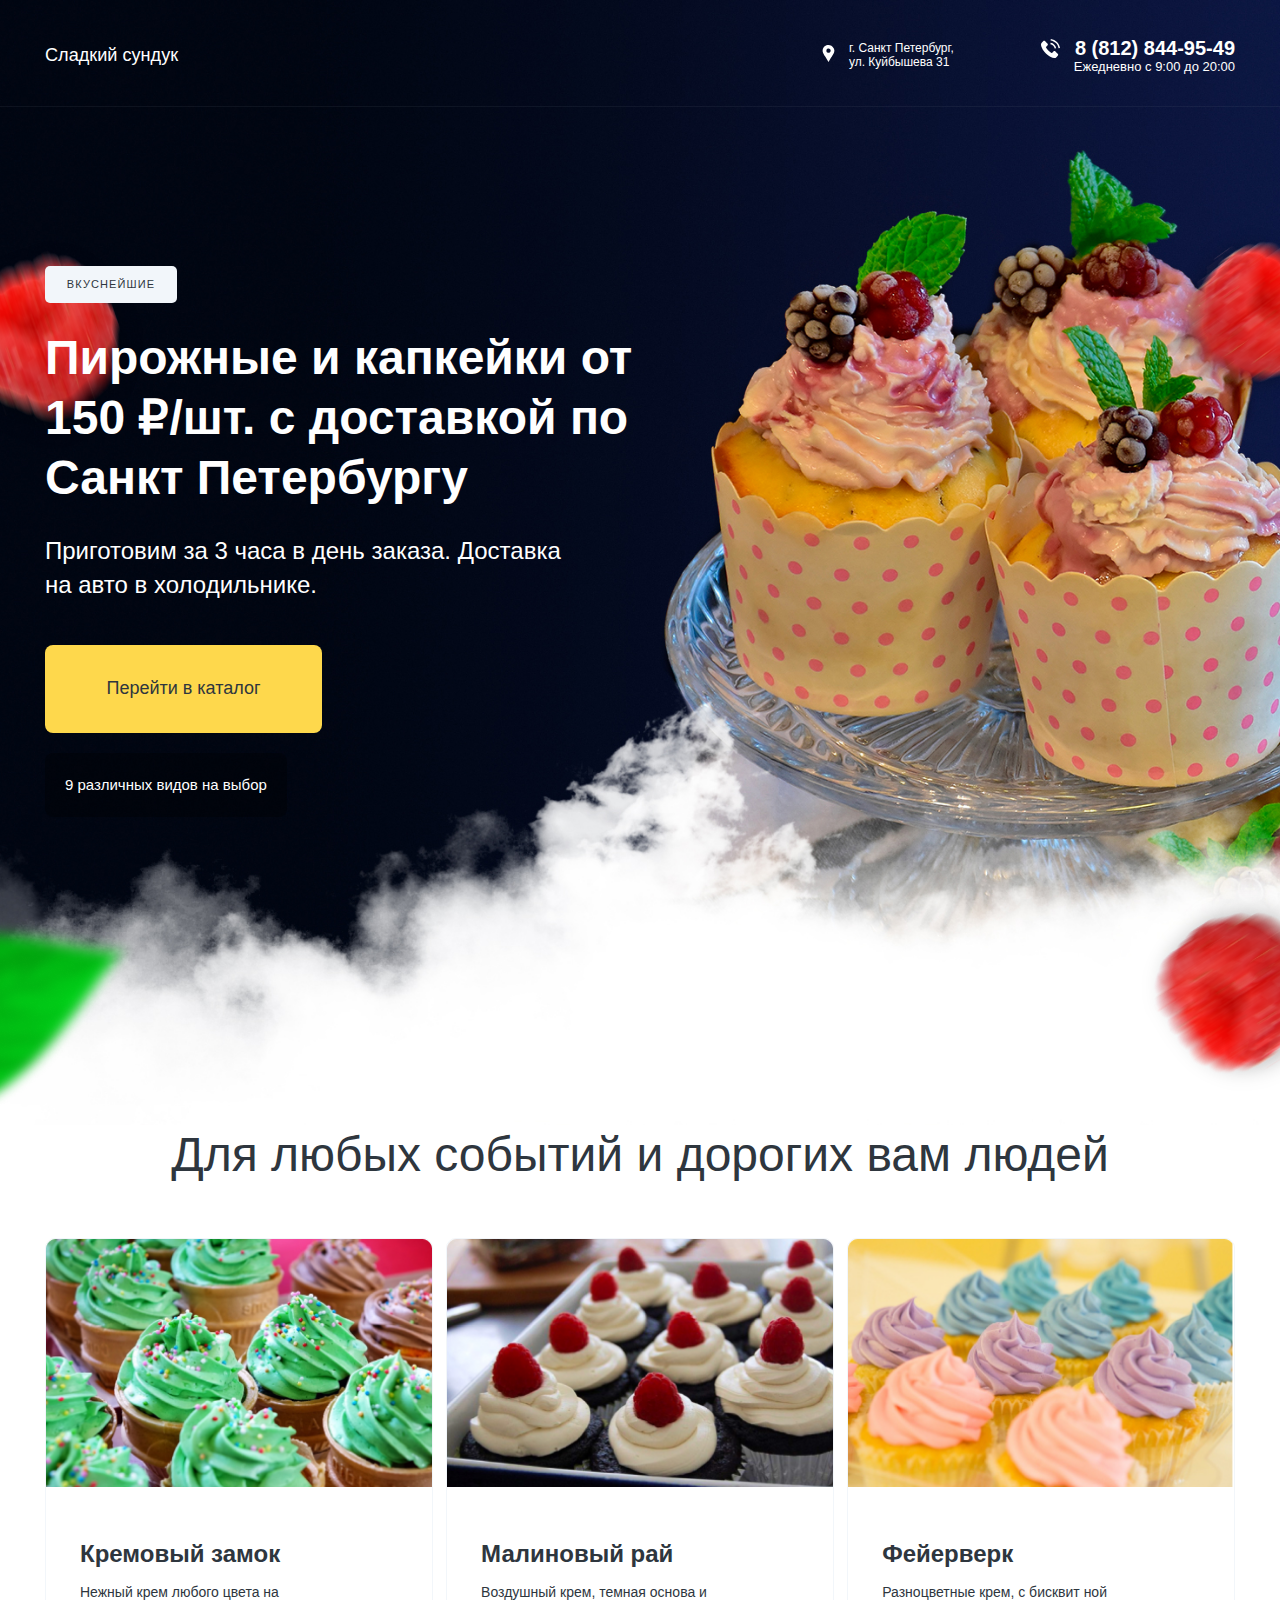
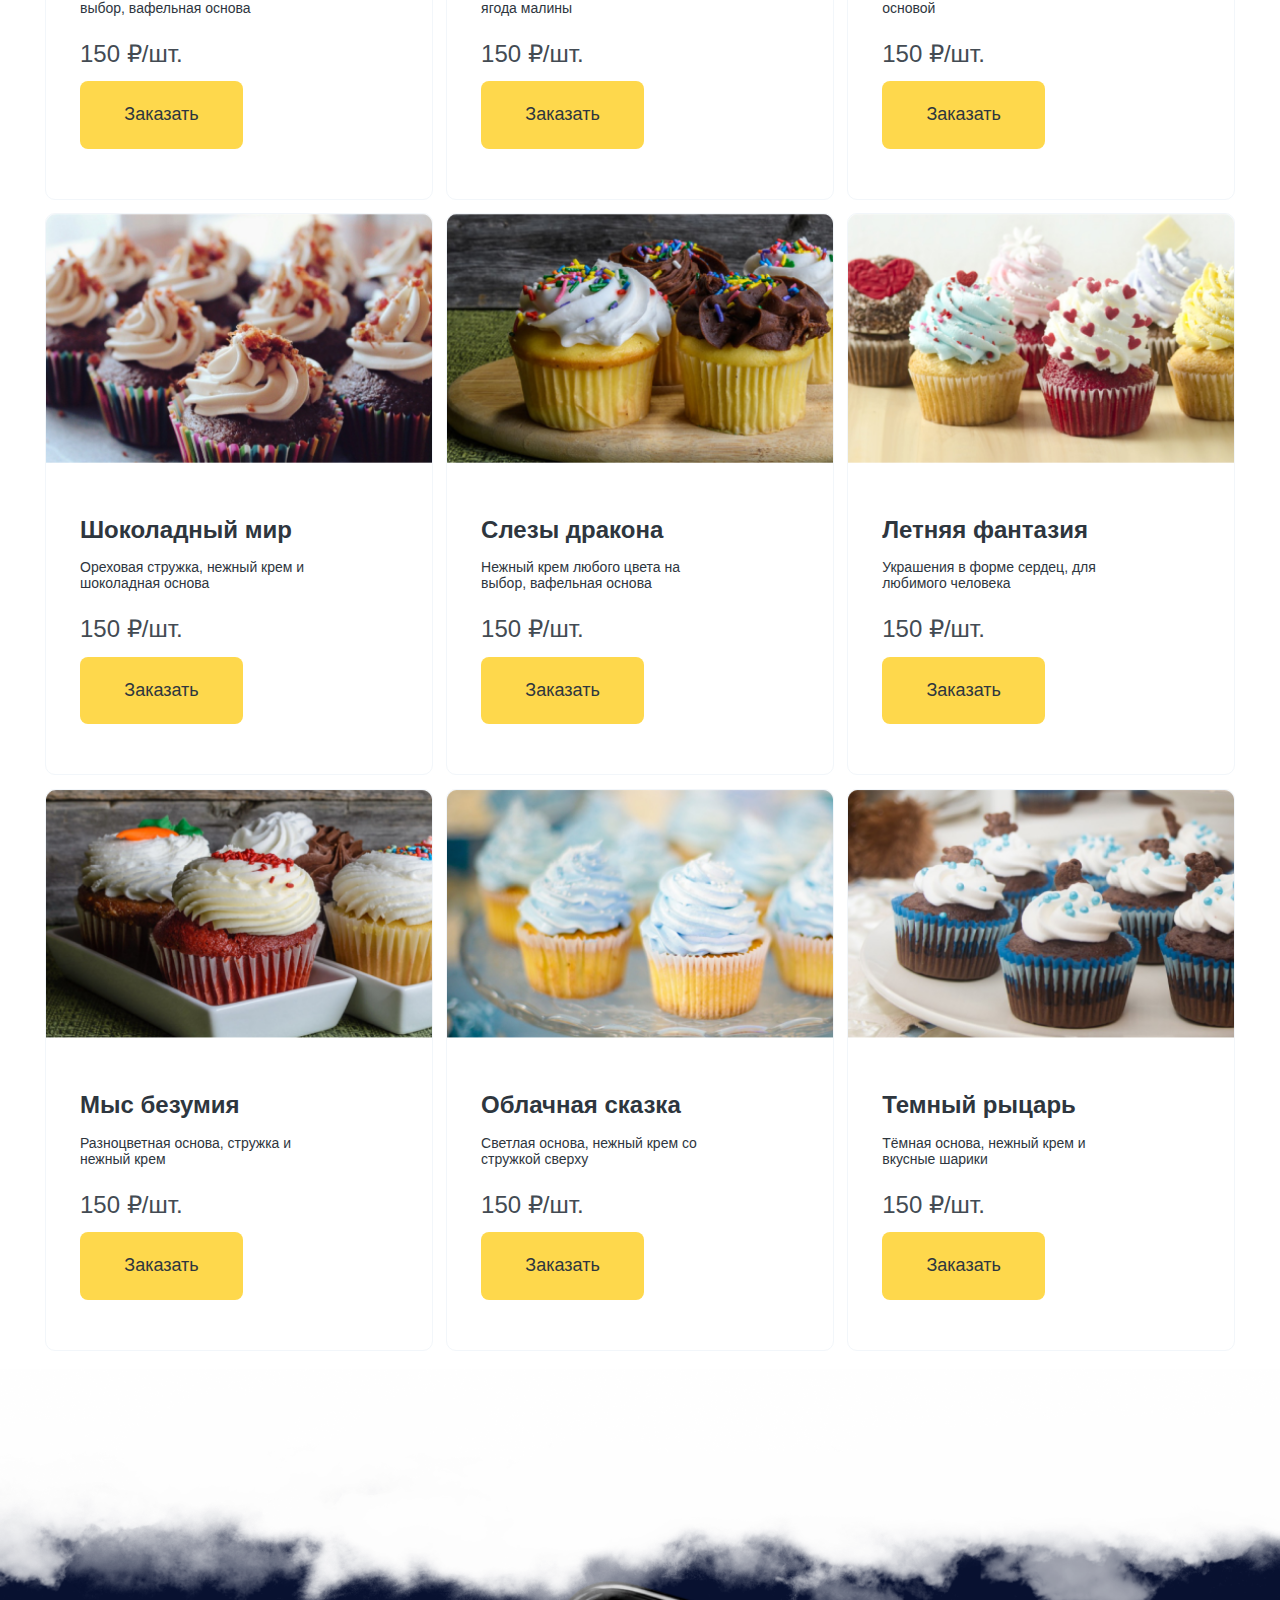
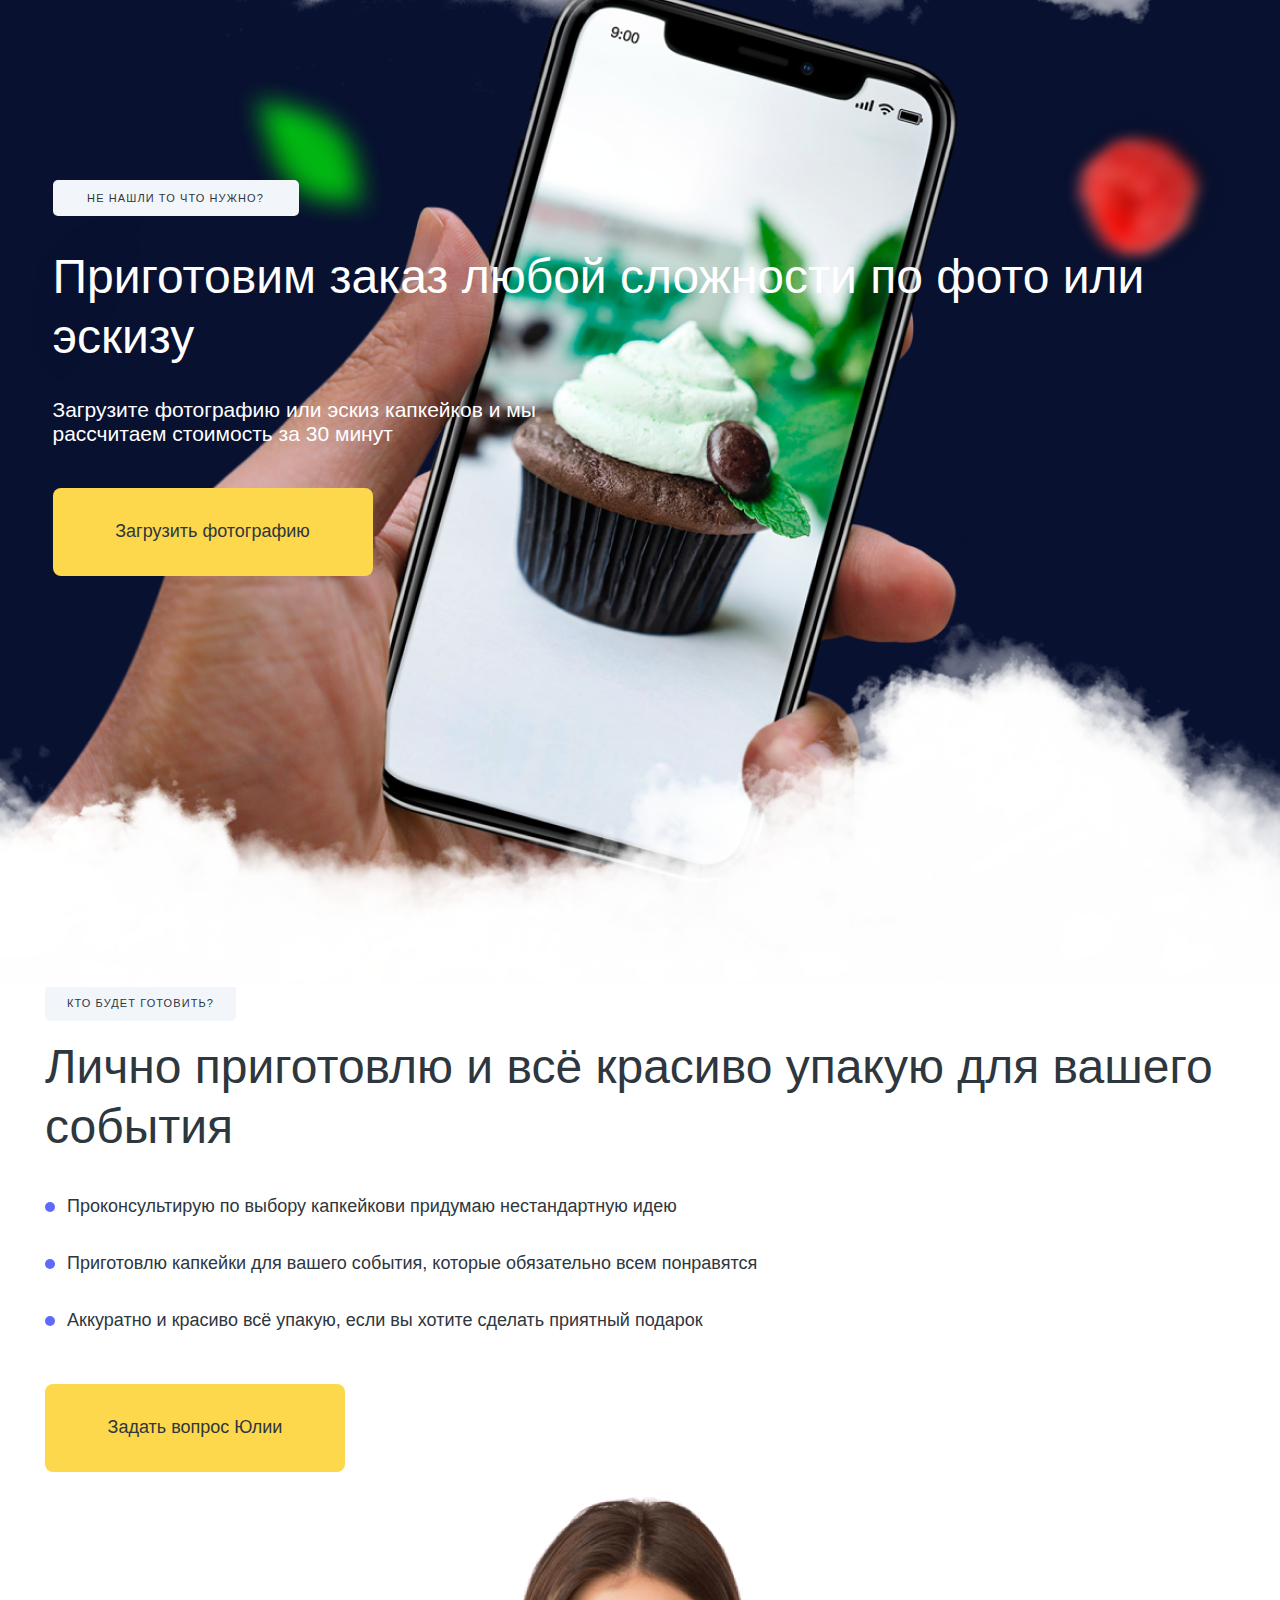
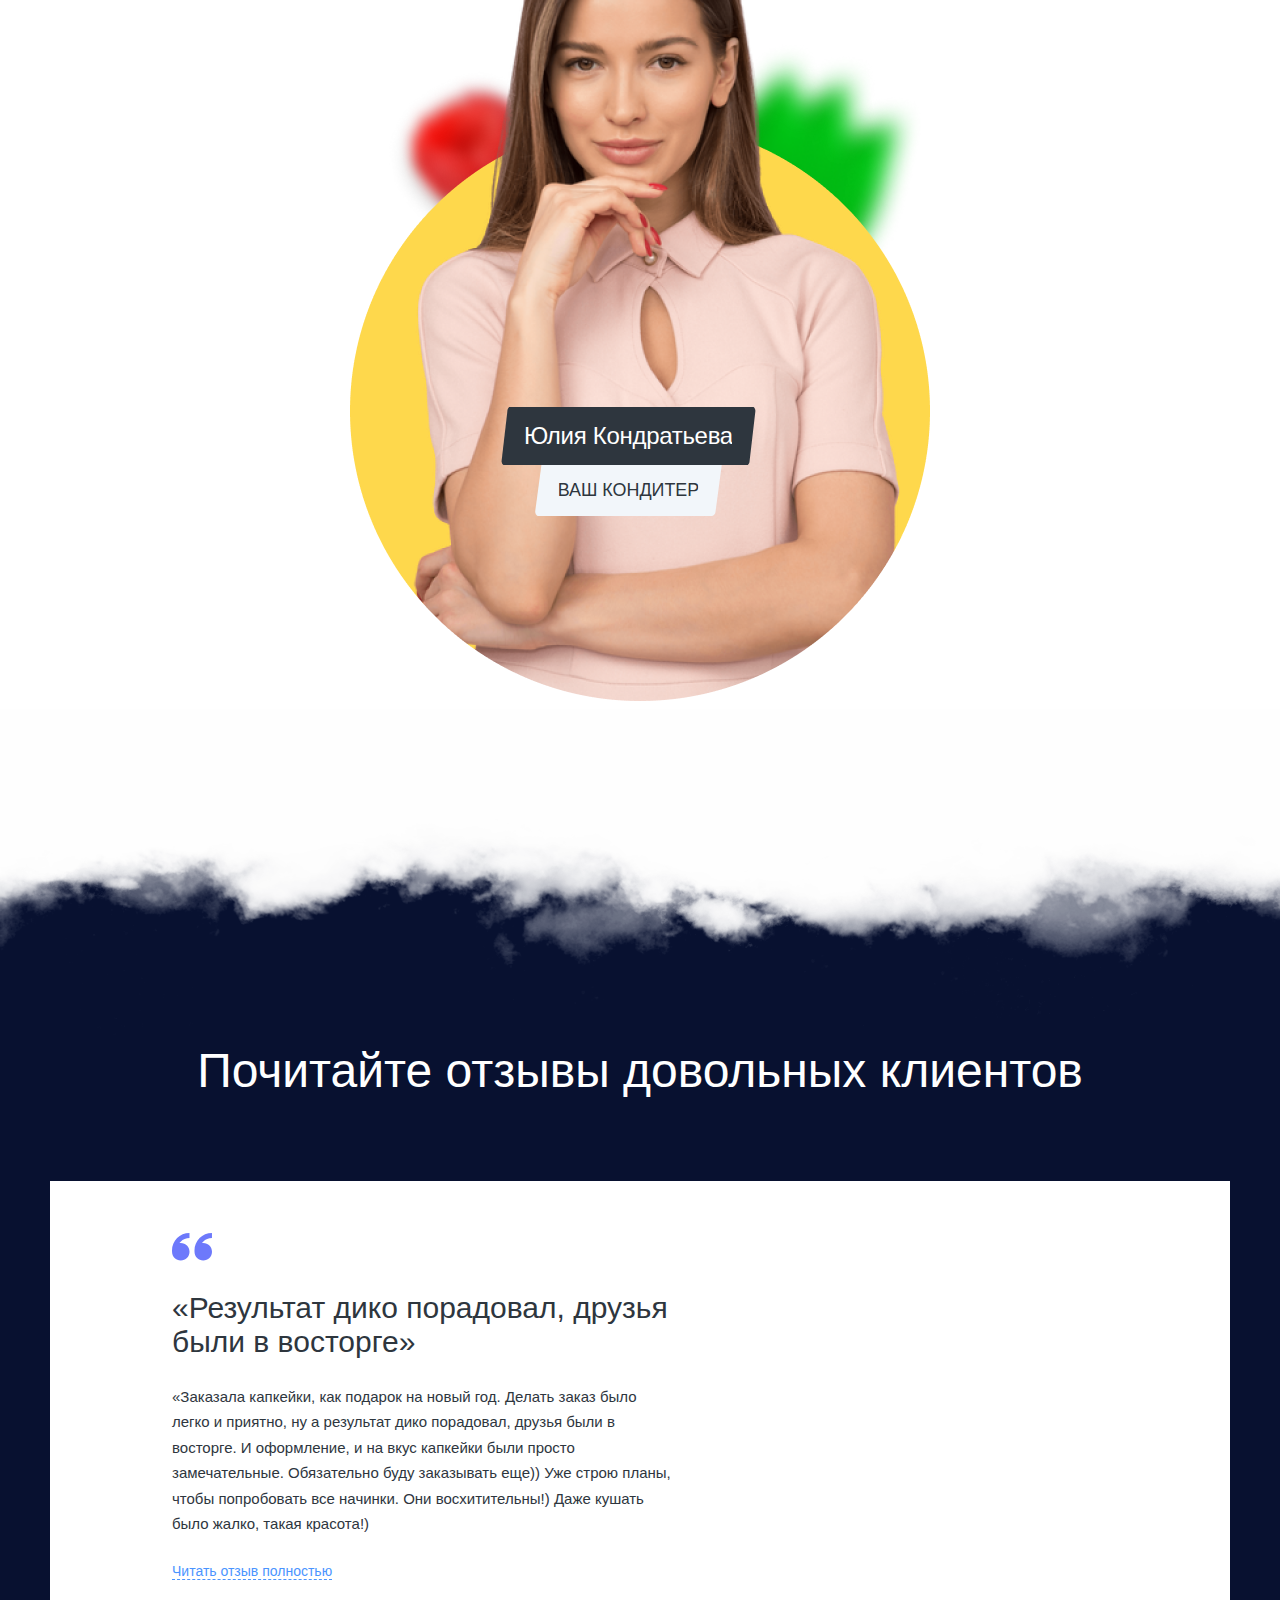
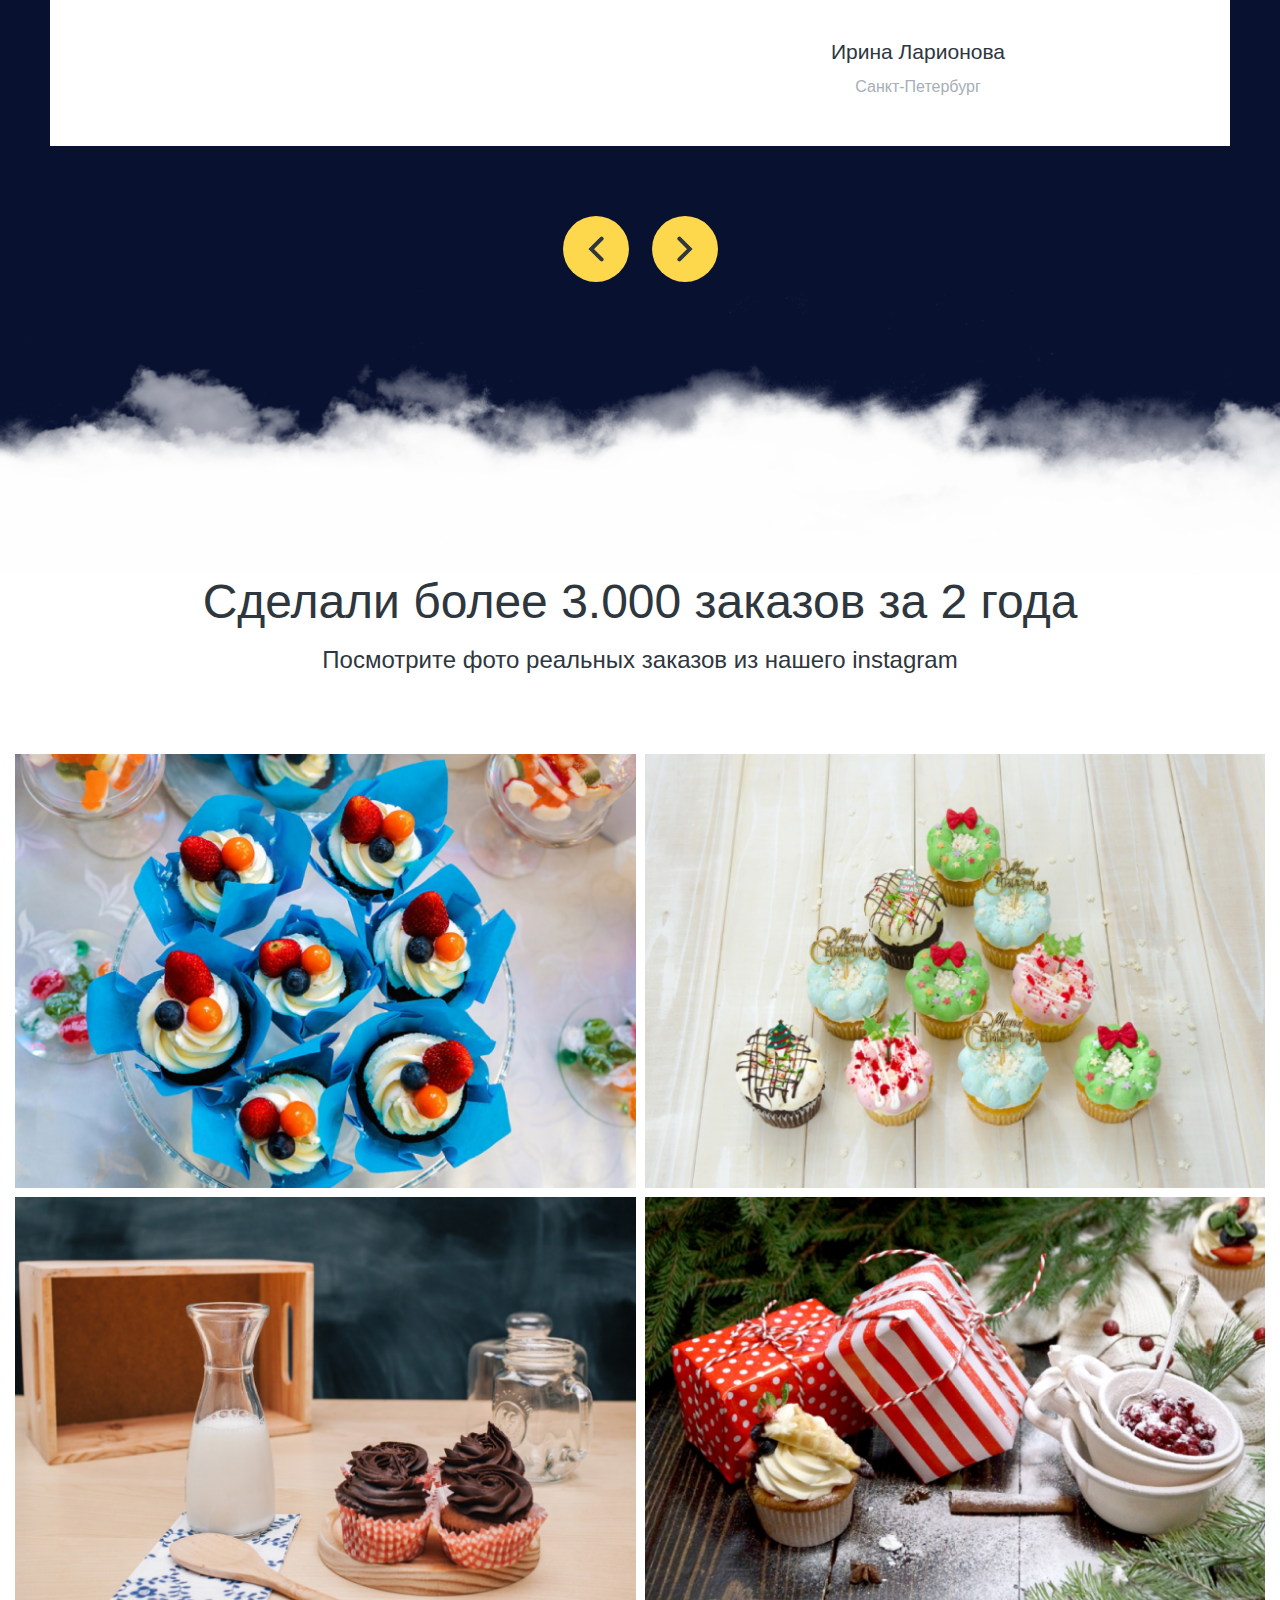
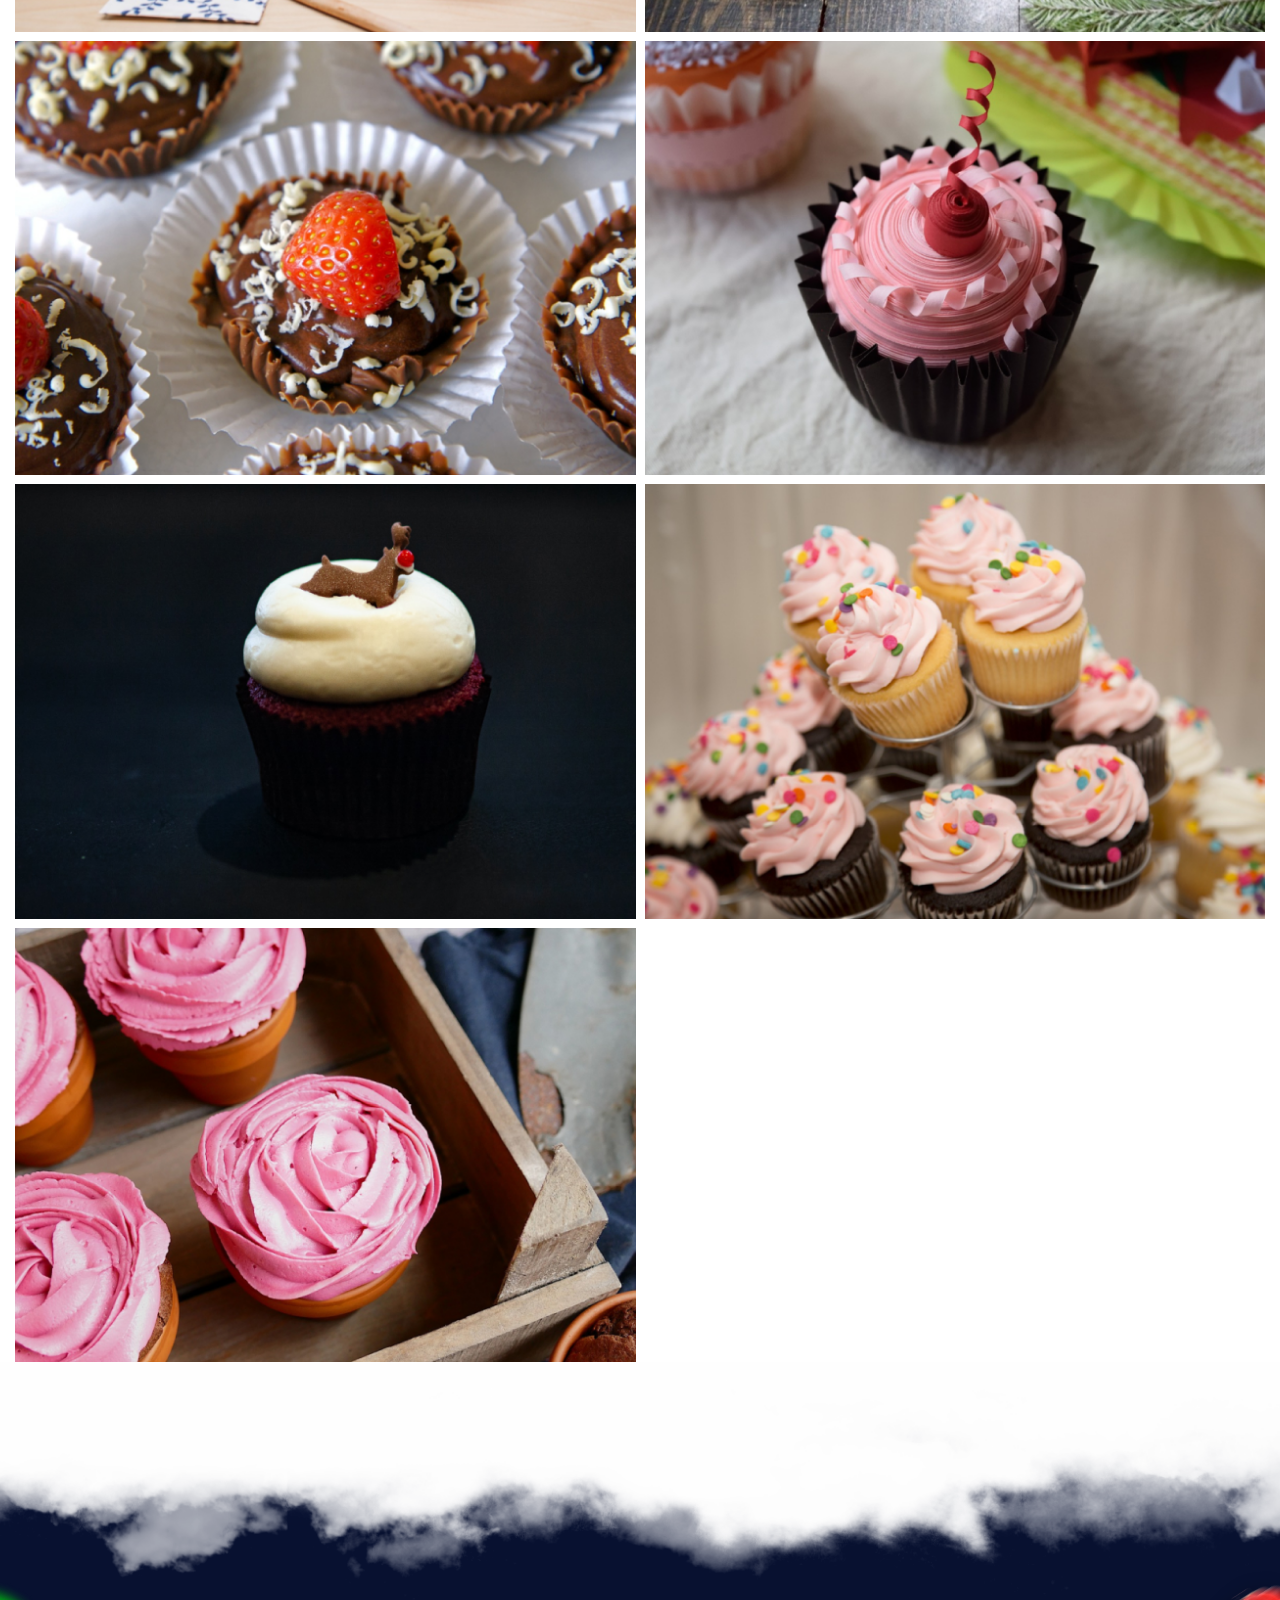
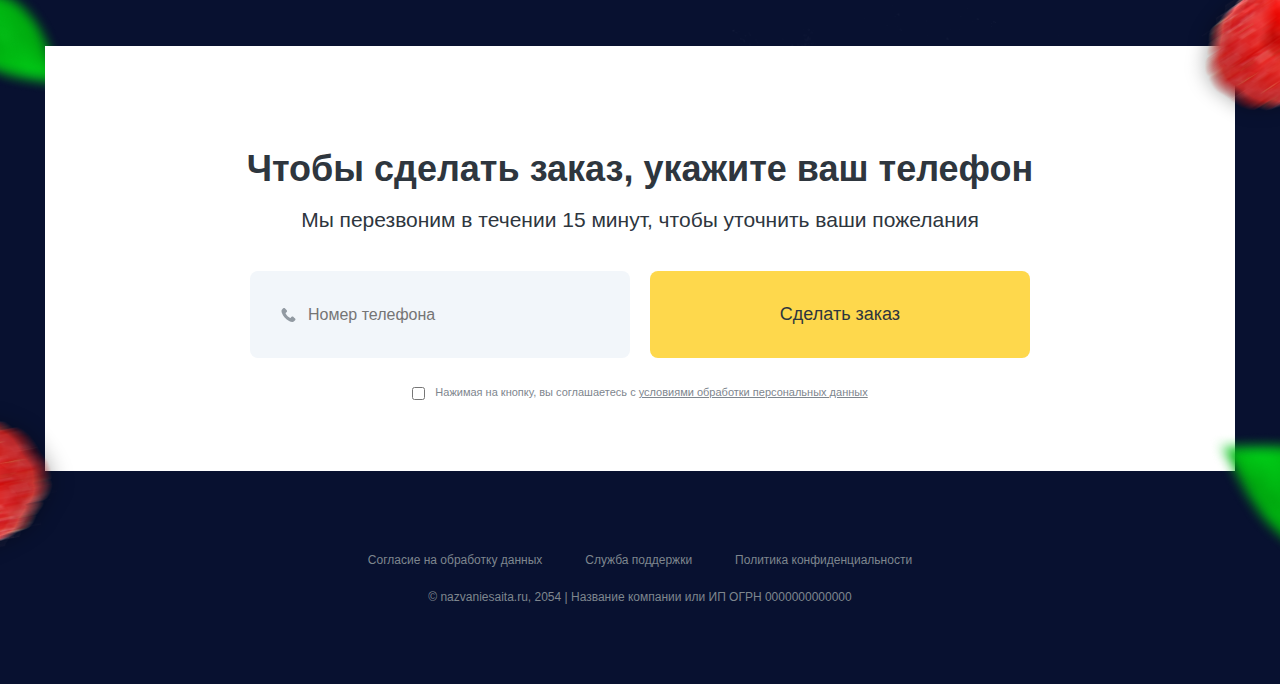
<file: cakes/index.html>
<!DOCTYPE html>
<html lang="ru">

<head>
  <meta charset="UTF-8">
  <meta name="viewport" content="width=device-width, initial-scale=1.0">
  <title>Сладкий сундук</title>
  <link rel="stylesheet" href="./css/normalize.css">
  <link rel="stylesheet" href="./css/styles.css">
  <link rel="stylesheet" href="https://cdn.jsdelivr.net/npm/swiper@11/swiper-bundle.min.css"/>
</head>

<body>
<header class="header">
  <div class="container header__inner">
    <a href="/" class="logo">Сладкий сундук</a>
    <div class="header__info">
      <address class="header__info-address">
        г. Санкт Петербург, ул. Куйбышева 31
      </address>
      <div class="phone">
        <a href="tel:88128449549" class="phone__link">
          8 (812) 844-95-49
        </a>
        <div class="phone__text">Ежедневно с 9:00 до 20:00</div>
      </div>
    </div>
  </div>
</header>
<main class="content">
  <section class="hero">
    <div class="container">
      <div class="hero__inner">
        <div class="hero__title-top">вкуснейшие</div>
        <h1 class="hero__title title title--weight">Пирожные и капкейки от 150 ₽/шт. с доставкой по Санкт
          Петербургу</h1>
        <p class="hero__desc">Приготовим за 3 часа в день заказа.
          Доставка на авто в холодильнике.</p>
        <div class="hero__action">
          <a href="#products" class="hero__action-button button">Перейти в каталог</a>
          <span class="hero__action-text">9 различных видов на выбор</span>
        </div>
      </div>
    </div>
  </section>
  <section class="products" id="products">
    <div class="container products__inner">
      <h2 class="products__title title title--dark title--centered">Для любых событий и дорогих вам людей
      </h2>
      <ul class="products__list list-reset">
        <li class="products__item">
          <article class="products__card">
            <img src="assets/images/products/1.png" alt="Пирожное" class="products__card-image" width="380"
                 height="245" loading="lazy">
            <div class="products__card-content">
              <h3 class="products__card-title">Кремовый замок</h3>
              <p class="products__card-desc">Нежный крем любого цвета на выбор, вафельная основа</p>
              <div class="products__card-price">150 ₽/шт.</div>
              <button class="products__card-button button button-reset">Заказать</button>
            </div>
          </article>
        </li>
        <li class="products__item">
          <article class="products__card">
            <img src="assets/images/products/2.png" alt="Пирожное" class="products__card-image" width="380"
                 height="245" loading="lazy">
            <div class="products__card-content">
              <h3 class="products__card-title">Малиновый рай</h3>
              <p class="products__card-desc">Воздушный крем, темная основа и ягода малины</p>
              <div class="products__card-price">150 ₽/шт.</div>
              <button class="products__card-button button button-reset">Заказать</button>
            </div>
          </article>
        </li>
        <li class="products__item">
          <article class="products__card">
            <img src="assets/images/products/3.png" alt="Пирожное" class="products__card-image" width="380"
                 height="245" loading="lazy">
            <div class="products__card-content">
              <h3 class="products__card-title">Фейерверк</h3>
              <p class="products__card-desc">Разноцветные крем, с бисквит ной основой</p>
              <div class="products__card-price">150 ₽/шт.</div>
              <button class="products__card-button button button-reset">Заказать</button>
            </div>
          </article>
        </li>
        <li class="products__item">
          <article class="products__card">
            <img src="assets/images/products/4.png" alt="Пирожное" class="products__card-image" width="380"
                 height="245" loading="lazy">
            <div class="products__card-content">
              <h3 class="products__card-title">Шоколадный мир</h3>
              <p class="products__card-desc">Ореховая стружка, нежный крем и шоколадная основа</p>
              <div class="products__card-price">150 ₽/шт.</div>
              <button class="products__card-button button button-reset">Заказать</button>
            </div>
          </article>
        </li>
        <li class="products__item">
          <article class="products__card">
            <img src="assets/images/products/5.png" alt="Пирожное" class="products__card-image" width="380"
                 height="245" loading="lazy">
            <div class="products__card-content">
              <h3 class="products__card-title">Слезы дракона</h3>
              <p class="products__card-desc">Нежный крем любого цвета на выбор, вафельная основа</p>
              <div class="products__card-price">150 ₽/шт.</div>
              <button class="products__card-button button button-reset">Заказать</button>
            </div>
          </article>
        </li>
        <li class="products__item">
          <article class="products__card">
            <img src="assets/images/products/6.png" alt="Пирожное" class="products__card-image" width="380"
                 height="245" loading="lazy">
            <div class="products__card-content">
              <h3 class="products__card-title">Летняя фантазия</h3>
              <p class="products__card-desc">Украшения в форме сердец, для любимого человека</p>
              <div class="products__card-price">150 ₽/шт.</div>
              <button class="products__card-button button button-reset">Заказать</button>
            </div>
          </article>
        </li>
        <li class="products__item">
          <article class="products__card">
            <img src="assets/images/products/7.png" alt="Пирожное" class="products__card-image" width="380"
                 height="245" loading="lazy">
            <div class="products__card-content">
              <h3 class="products__card-title">Мыс безумия</h3>
              <p class="products__card-desc">Разноцветная основа, стружка и нежный крем</p>
              <div class="products__card-price">150 ₽/шт.</div>
              <button class="products__card-button button button-reset">Заказать</button>
            </div>
          </article>
        </li>
        <li class="products__item">
          <article class="products__card">
            <img src="assets/images/products/8.png" alt="Пирожное" class="products__card-image" width="380"
                 height="245" loading="lazy">
            <div class="products__card-content">
              <h3 class="products__card-title">Облачная сказка</h3>
              <p class="products__card-desc">Светлая основа, нежный крем со стружкой сверху</p>
              <div class="products__card-price">150 ₽/шт.</div>
              <button class="products__card-button button button-reset">Заказать</button>
            </div>
          </article>
        </li>
        <li class="products__item">
          <article class="products__card">
            <img src="assets/images/products/9.png" alt="Пирожное" class="products__card-image" width="380"
                 height="245" loading="lazy">
            <div class="products__card-content">
              <h3 class="products__card-title">Темный рыцарь</h3>
              <p class="products__card-desc">Тёмная основа, нежный крем и вкусные шарики</p>
              <div class="products__card-price">150 ₽/шт.</div>
              <button class="products__card-button button button-reset">Заказать</button>
            </div>
          </article>
        </li>
      </ul>
    </div>
  </section>
  <section class="photo">
    <div class="photo__wrapper">
      <div class="container">
        <div class="photo__inner">
          <div class="photo__content">
            <div class="photo__top-title">Не нашли то что нужно?</div>
            <h2 class="photo__title title">Приготовим заказ любой сложности по фото или эскизу</h2>
            <p class="photo__text">Загрузите фотографию или эскиз капкейков и мы рассчитаем стоимость за
              30 минут</p>
            <label class="photo__input-custom button">
              Загрузить фотографию
              <input type="file" class="photo__input input-reset">
            </label>
          </div>
        </div>
      </div>
    </div>
  </section>
  <section class="about">
    <div class="container about__inner">
      <div class="about__content">
        <div class="about__top-title">Кто будет готовить?</div>
        <h2 class="about__title title title--dark">Лично приготовлю и всё красиво упакую для вашего события
        </h2>
        <ul class="about__list list-reset">
          <li class="about__item">Проконсультирую по выбору капкейкови придумаю нестандартную идею</li>
          <li class="about__item">Приготовлю капкейки для вашего события, которые обязательно всем
            понравятся
          </li>
          <li class="about__item">Аккуратно и красиво всё упакую, если вы хотите сделать приятный подарок
          </li>
        </ul>
        <a href="" class="about__connection button">Задать вопрос Юлии</a>
      </div>
      <div class="about__image">
        <img src="./assets/images/about/woman.png" alt="Кондитер Юлия Кондратьева" width="580" height="804">
        <div class="about__image-info">
          <div class="about__image-name">Юлия Кондратьева</div>
          <div class="about__image-profession">ваш кондитер</div>
        </div>
      </div>
    </div>
  </section>
  <section class="reviews">
    <h2 class="reviews__title title title--centered">Почитайте отзывы довольных клиентов</h2>
    <div class="reviews__swiper swiper">
      <div class="swiper__swiper-wrapper swiper-wrapper">
        <div class="swiper-slide">
          <div class="swiper__item ">
            <div class="swiper__content">
              <h3 class="swiper__title">«Результат дико порадовал, друзья были в восторге»</h3>
              <p class="swiper__text">«Заказала капкейки, как подарок на новый год. Делать заказ было
                легко и
                приятно, ну а результат дико порадовал, друзья были в восторге. И оформление, и на
                вкус
                капкейки были просто замечательные. Обязательно буду заказывать еще)) Уже строю
                планы,
                чтобы
                попробовать все начинки. Они восхитительны!) Даже кушать было жалко, такая красота!)
              </p>
              <a href="" class="swiper__link">Читать отзыв полностью</a>
            </div>
            <div class="swiper__user">
              <img src="assets/images/reviews/person.png" alt="Аватар комментатора"
                   class="swiper__user-avatar" width="380" height="380" loading="lazy">
              <div class="swiper__user-name">Ирина Ларионова</div>
              <div class="swiper__user-location">Санкт-Петербург</div>
            </div>
          </div>
        </div>
        <div class="swiper-slide">
          <div class="swiper__item ">
            <div class="swiper__content">
              <h3 class="swiper__title">«Результат дико порадовал, друзья были в восторге»</h3>
              <p class="swiper__text">«Заказала капкейки, как подарок на новый год. Делать заказ было
                легко и
                приятно, ну а результат дико порадовал, друзья были в восторге. И оформление, и на
                вкус
                капкейки были просто замечательные. Обязательно буду заказывать еще)) Уже строю
                планы,
                чтобы
                попробовать все начинки. Они восхитительны!) Даже кушать было жалко, такая красота!)
              </p>
              <a href="" class="swiper__link">Читать отзыв полностью</a>
            </div>
            <div class="swiper__user">
              <img src="assets/images/reviews/person.png" alt="Аватар комментатора"
                   class="swiper__user-avatar" width="380" height="380" loading="lazy">
              <div class="swiper__user-name">Ирина Ларионова</div>
              <div class="swiper__user-location">Санкт-Петербург</div>
            </div>
          </div>
        </div>
        <div class="swiper-slide">
          <div class="swiper__item ">
            <div class="swiper__content">
              <h3 class="swiper__title">«Результат дико порадовал, друзья были в восторге»</h3>
              <p class="swiper__text">«Заказала капкейки, как подарок на новый год. Делать заказ было
                легко и
                приятно, ну а результат дико порадовал, друзья были в восторге. И оформление, и на
                вкус
                капкейки были просто замечательные. Обязательно буду заказывать еще)) Уже строю
                планы,
                чтобы
                попробовать все начинки. Они восхитительны!) Даже кушать было жалко, такая красота!)
              </p>
              <a href="" class="swiper__link">Читать отзыв полностью</a>
            </div>
            <div class="swiper__user">
              <img src="assets/images/reviews/person.png" alt="Аватар комментатора"
                   class="swiper__user-avatar" width="380" height="380" loading="lazy">
              <div class="swiper__user-name">Ирина Ларионова</div>
              <div class="swiper__user-location">Санкт-Петербург</div>
            </div>
          </div>
        </div>
        <div class="swiper-slide">
          <div class="swiper__item ">
            <div class="swiper__content">
              <h3 class="swiper__title">«Результат дико порадовал, друзья были в восторге»</h3>
              <p class="swiper__text">«Заказала капкейки, как подарок на новый год. Делать заказ было
                легко и
                приятно, ну а результат дико порадовал, друзья были в восторге. И оформление, и на
                вкус
                капкейки были просто замечательные. Обязательно буду заказывать еще)) Уже строю
                планы,
                чтобы
                попробовать все начинки. Они восхитительны!) Даже кушать было жалко, такая красота!)
              </p>
              <a href="" class="swiper__link">Читать отзыв полностью</a>
            </div>
            <div class="swiper__user">
              <img src="assets/images/reviews/person.png" alt="Аватар комментатора"
                   class="swiper__user-avatar" width="380" height="380" loading="lazy">
              <div class="swiper__user-name">Ирина Ларионова</div>
              <div class="swiper__user-location">Санкт-Петербург</div>
            </div>
          </div>
        </div>
      </div>
      <div class="swiper__buttons">
        <button class="swiper__button button button-reset prev" type="button"></button>
        <button class="swiper__button button button-reset next" type="button"></button>
      </div>
    </div>
  </section>
  <section class="examples">
    <h2 class="examples__title title title--centered title--dark">Сделали более 3.000 заказов за 2 года</h2>
    <div class="examples__subtitle">Посмотрите фото реальных заказов из нашего instagram</div>
    <div class="examples__content">
      <ul class="examples__list list-reset">
        <li class="examples__item"><img src="assets/images/examples/1.png" alt="Пример работы"
                                        class="examples__image" width="634" height="444"></li>
        <li class="examples__item"><img src="assets/images/examples/2.png" alt="Пример работы"
                                        class="examples__image" width="634" height="444"></li>
        <li class="examples__item"><img src="assets/images/examples/3.png" alt="Пример работы"
                                        class="examples__image" width="634" height="444"></li>
        <li class="examples__item"><img src="assets/images/examples/4.png" alt="Пример работы"
                                        class="examples__image" width="634" height="444"></li>
        <li class="examples__item"><img src="assets/images/examples/5.png" alt="Пример работы"
                                        class="examples__image" width="634" height="444"></li>
        <li class="examples__item"><img src="assets/images/examples/6.png" alt="Пример работы"
                                        class="examples__image" width="634" height="444"></li>
        <li class="examples__item"><img src="assets/images/examples/7.png" alt="Пример работы"
                                        class="examples__image" width="634" height="444"></li>
        <li class="examples__item"><img src="assets/images/examples/8.png" alt="Пример работы"
                                        class="examples__image" width="634" height="444"></li>
        <li class="examples__item"><img src="assets/images/examples/9.png" alt="Пример работы"
                                        class="examples__image" width="634" height="444"></li>
      </ul>
    </div>
  </section>
</main>
<footer class="footer">
  <div class="container footer__inner">
    <div class="footer__main">
      <h2 class="footer__title">Чтобы сделать заказ, укажите ваш телефон</h2>
      <div class="footer__subtitle">Мы перезвоним в течении 15 минут, чтобы уточнить ваши пожелания</div>
      <form action="#" class="footer__form">
        <div class="footer__tel">
          <label class="footer__tel-inner">
            <input type="tel" class="input-reset footer__input-tel" placeholder="Номер телефона"
                   name="phone" required>
          </label>
          <button class="footer__button button button-reset" type="submit">Сделать заказ</button>
        </div>
        <label class="footer__agreement">
          <input type="checkbox" class="footer__agreement-input input-reset" name="agreement" value="yes"
                 required>
          <span class="footer__agreement-text"> Нажимая на кнопку, вы соглашаетесь с <a href="#"
                                                                                        class="footer__agreement-link">условиями обработки персональных данных</a></span>
        </label>
      </form>
    </div>
    <div class="footer__extra">
      <ul class="footer__extra-list list-reset">
        <li class="footer__extra-item">
          <a href="" class="footer__extra-link">Согласие на обработку данных</a>
        </li>
        <li class="footer__extra-item">
          <a href="" class="footer__extra-link">Служба поддержки</a>
        </li>
        <li class="footer__extra-item">
          <a href="" class="footer__extra-link">Политика конфиденциальности</a>
        </li>
      </ul>
      <div class="footer__copyright">© nazvaniesaita.ru, 2054 | Название компании или ИП ОГРН 0000000000000
      </div>
    </div>
  </div>
</footer>
<script src="https://cdn.jsdelivr.net/npm/swiper@11/swiper-bundle.min.js"></script>
<script src="./js/main.js"></script>
</body>

</html>
</file>
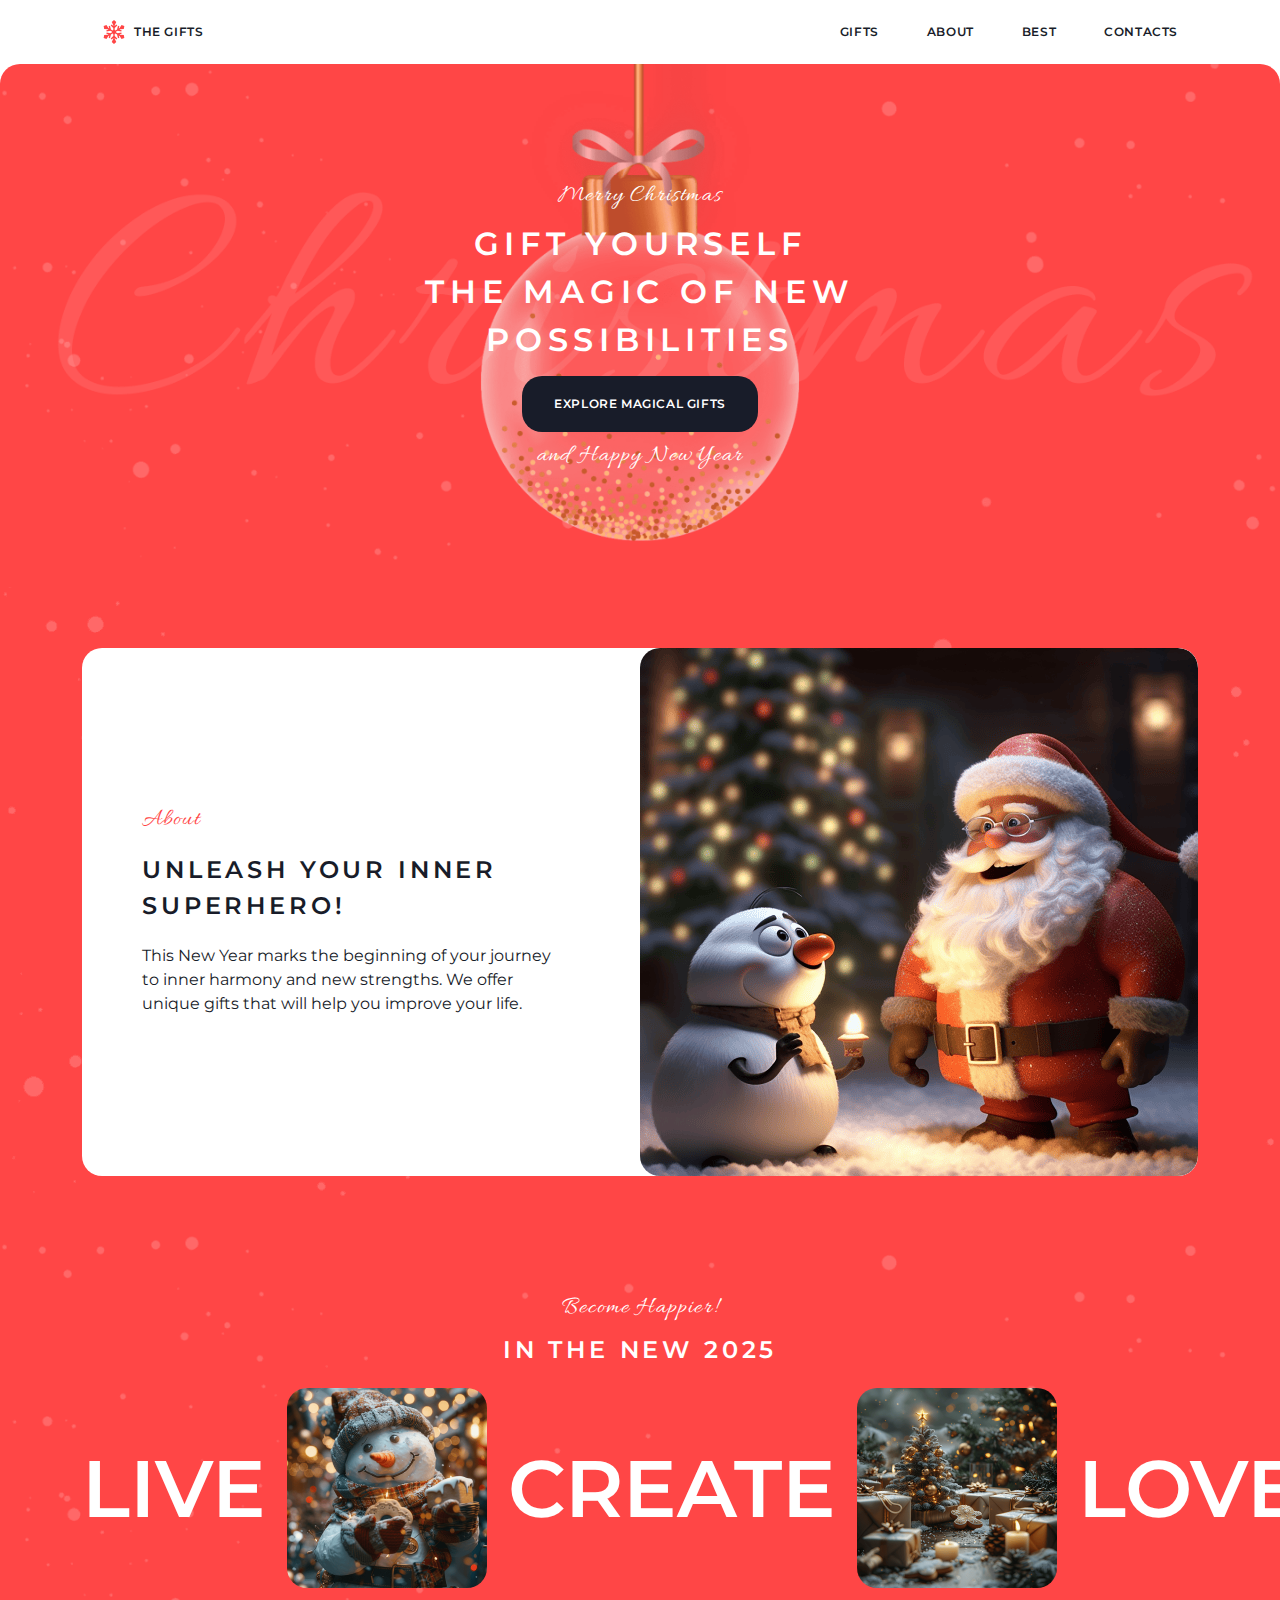
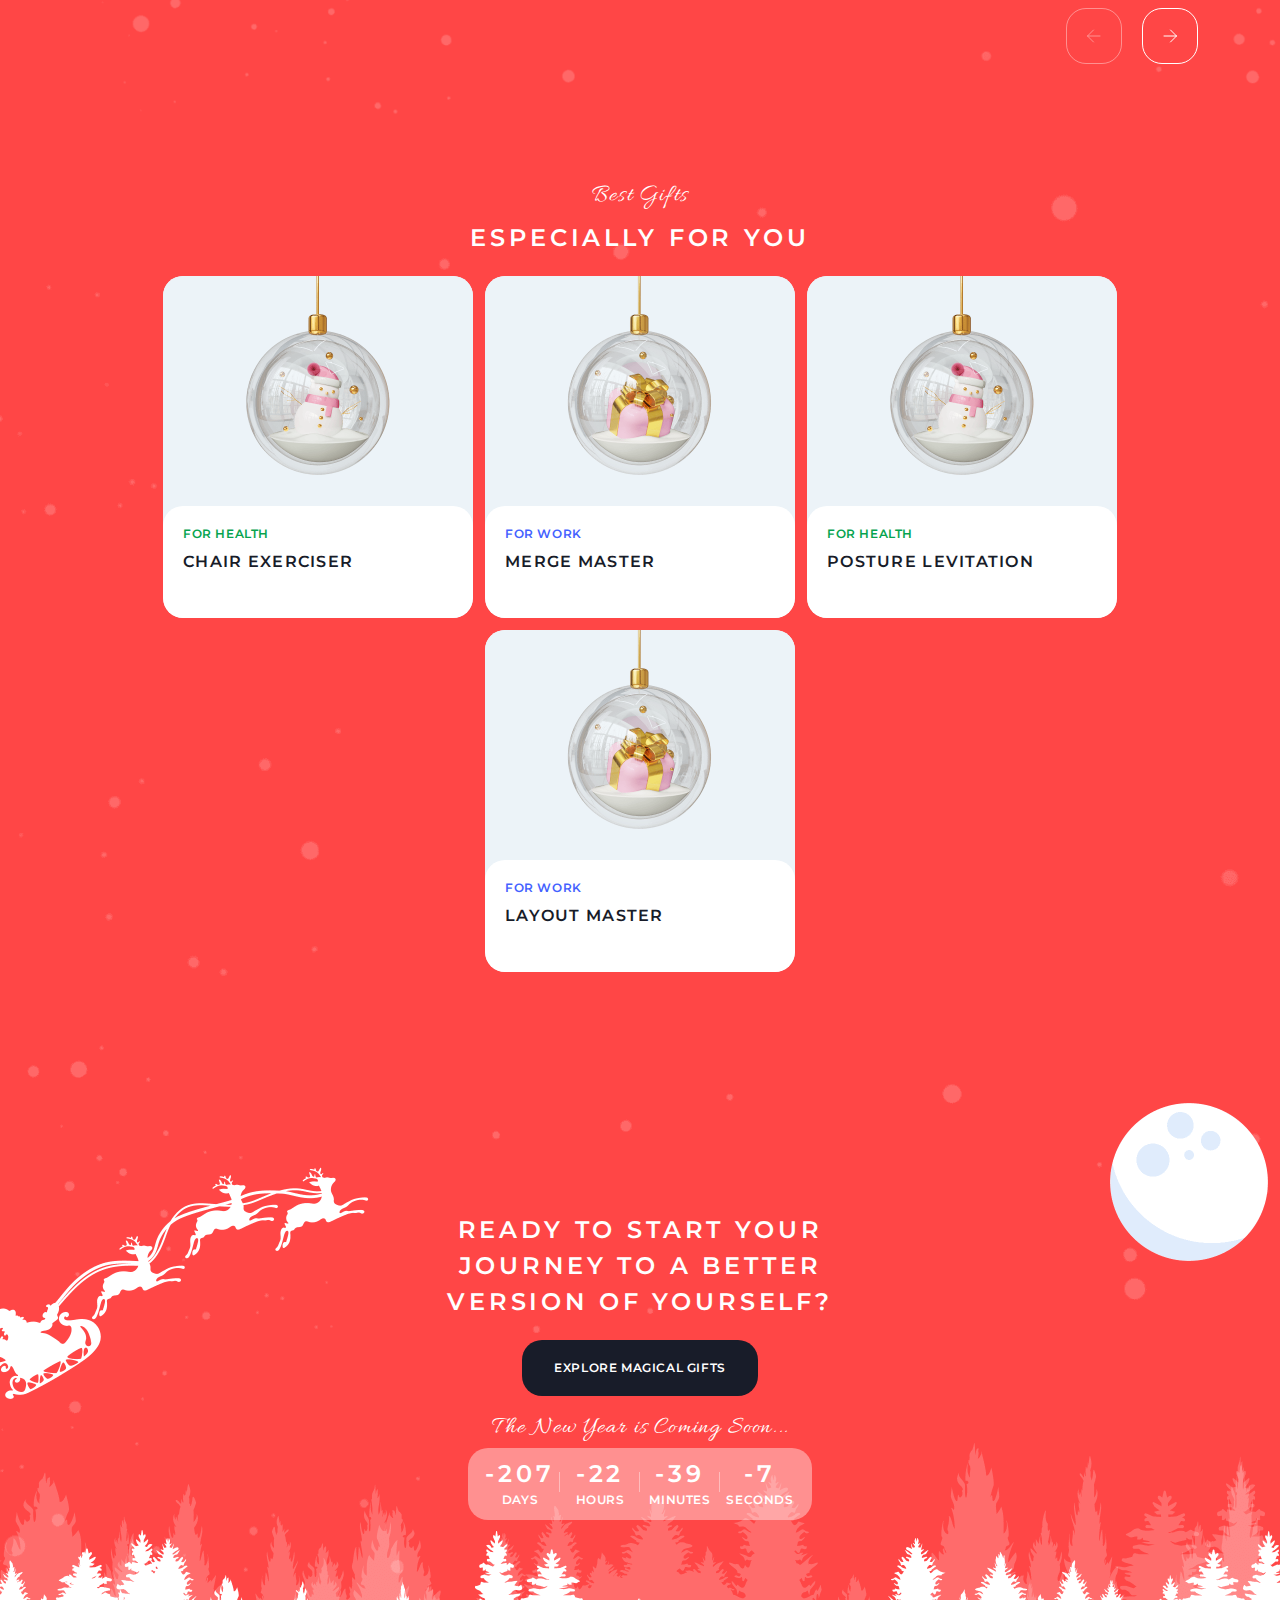
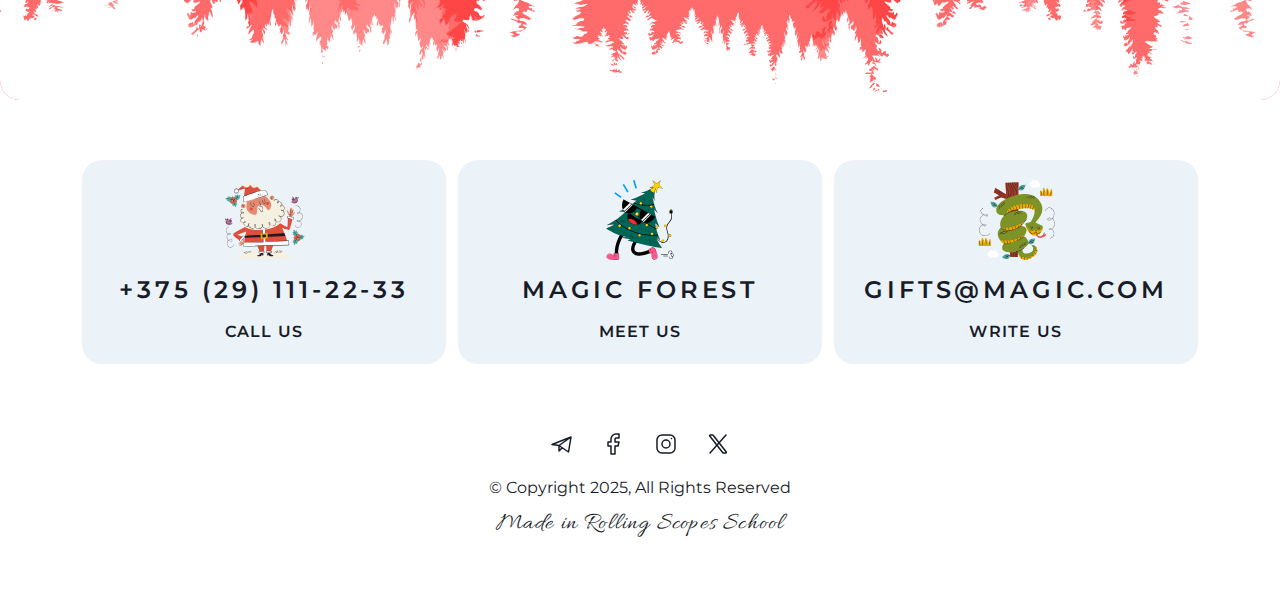
<file: christmas-shop/index.html>
<!DOCTYPE html>
<html lang="en">
<head>
  <meta charset="UTF-8"/>
  <meta
      name="viewport"
      content="width=device-width, initial-scale=1.0"/>
  <title>Home</title>
  <link
      rel="stylesheet"
      href="./css/index.css"/>
  <link
      rel="apple-touch-icon"
      sizes="180x180"
      href="./assets/favicons/apple-touch-icon.png"/>
  <link
      rel="icon"
      type="image/png"
      sizes="32x32"
      href="./assets/favicons/favicon-32x32.png"/>
  <link
      rel="icon"
      type="image/png"
      sizes="16x16"
      href="./assets/favicons/favicon-16x16.png"/>
</head>
<body>
<button class="button_top"
>
  <svg
      width="14"
      height="14"
      viewBox="0 0 14 14"
      fill="none"
      xmlns="http://www.w3.org/2000/svg">
    <path
        d="M1 7H13.5M13.5 7L7.5 1M13.5 7L7.5 13"
        stroke="white"
        stroke-linecap="round"
        stroke-linejoin="round"/>
  </svg
  >
</button>
<div class="container">
  <header class="header">
    <div class="header-container">
      <a
          class="logo header_logo"
          href="javascript:void(0);">
        <img
            src="./assets/icons/snowflake.svg"
            alt="snow"
            class="logo_icon"/>
        <span class="logo_text">the gifts</span>
      </a>
      <nav class="main-nav">
        <ul class="main-menu">
          <li class="main-menu_item"><a href="gifts.html">gifts</a></li>
          <li class="main-menu_item"><a href="#about">about</a></li>
          <li class="main-menu_item"><a href="#best">best</a></li>
          <li class="main-menu_item"><a href="#contacts">contacts</a></li>
        </ul>
      </nav>
      <div class="burger">
        <span class="burger_item"></span>
        <span class="burger_item"></span>
      </div>
    </div>
  </header>
  <main class="main main_home">
    <section
        class="section hero"
        id="hero">
      <div class="hero_container">
        <h1 class="hero_title"
        >Gift yourself the magic of new possibilities</h1
        >
        <a
            class="button"
            href="gifts.html"
        >Explore Magical Gifts</a
        >
        <p class="caption caption__top">Merry Christmas</p>
        <p class="caption">and Happy New Year</p>
      </div>
    </section>
    <section
        class="section about"
        id="about">
      <div class="about-container">
        <div class="about_text about_item">
          <div class="about_content">
            <h2 class="section-title">Unleash your inner superhero!</h2>
            <p class="caption caption__top">About</p>
            <p class="about_parag"
            >This New Year marks the beginning of your journey to inner
              harmony and new strengths. We offer unique gifts that will
              help you improve your life.</p
            >
          </div>
        </div>
        <div class="about_img about_item">
          <img
              src="./assets/images/santa.png"
              alt="santa"/>
        </div>
      </div>
    </section>
    <section
        class="section slider"
        id="slider">
      <div class="slider-container">
        <div class="slider_title">
          <h2 class="section-title">in the new 2025</h2>
          <p class="caption caption__top">Become Happier!</p>
        </div>
        <div class="slider-wrapper">
          <div class="slider_content">
            <div class="slider_item slider_item__text">live</div>
            <div class="slider_item">
              <img
                  src="./assets/images/snowman.png"
                  alt="snowman"/>
            </div>
            <div class="slider_item slider_item__text">create</div>
            <div class="slider_item">
              <img
                  src="./assets/images/christmas-trees.png"
                  alt="christmas-trees"/>
            </div>
            <div class="slider_item slider_item__text">love</div>
            <div class="slider_item">
              <img
                  src="./assets/images/christmas-tree-ball.png"
                  alt="christmas tree ball"/>
            </div>
            <div class="slider_item slider_item__text">dream</div>
            <div class="slider_item">
              <img
                  src="./assets/images/fairytale-house.png"
                  alt="fairytale house"/>
            </div>
          </div>
        </div>
        <div class="slider_buttons">
          <button
              class="slider_button slider_button__left slider_button__disabled"
              disabled
          >
            <svg
                width="14"
                height="14"
                viewBox="0 0 14 14"
                xmlns="http://www.w3.org/2000/svg">
              <path
                  d="M1 7H13.5M13.5 7L7.5 1M13.5 7L7.5 13"
                  stroke-linecap="round"
                  stroke-linejoin="round"/>
            </svg
            >
          </button>
          <button class="slider_button slider_button__right"
          >
            <svg
                width="14"
                height="14"
                viewBox="0 0 14 14"
                fill="none"
                xmlns="http://www.w3.org/2000/svg">
              <path
                  d="M1 7H13.5M13.5 7L7.5 1M13.5 7L7.5 13"
                  stroke="white"
                  stroke-linecap="round"
                  stroke-linejoin="round"/>
            </svg
            >
          </button>
        </div>
      </div>
    </section>
    <section
        class="section gifts"
        id="best">
      <div class="gifts-container">
        <div class="gifts_title">
          <h2 class="section-title">especially for you</h2>
          <p class="caption caption__top">Best Gifts</p>
        </div>
        <ul class="gifts_content"></ul>
      </div>
    </section>
    <section
        class="section cta"
        id="cta">
      <div class="cta-container">
        <h2 class="section-title"
        >Ready to start your journey to a better version of yourself?</h2
        >
        <a
            class="button"
            href="gifts.html"
        >Explore Magical Gifts</a
        >
        <div class="timer">
          <p class="caption">The New Year is Coming Soon...</p>
          <ul>
            <li class="timer_item">
              <h2 class="amount timer_days">47</h2>
              <h4 class="timer_text">days</h4>
            </li>
            <li class="timer_item">
              <h2 class="amount timer_hours">5</h2>
              <h4 class="timer_text">hours</h4>
            </li>
            <li class="timer_item minutes">
              <h2 class="amount timer_minutes">34</h2>
              <h4 class="timer_text">minutes</h4>
            </li>
            <li class="timer_item seconds">
              <h2 class="amount timer_seconds">12</h2>
              <h4 class="timer_text">seconds</h4>
            </li>
          </ul>
        </div>
      </div>
    </section>
  </main>
  <footer class="footer">
    <div class="footer_container">
      <div
          class="footer_top"
          id="contacts">
        <a
            class="footer_contacts footer_phone"
            href="tel:+375291112233">
          <h3 class="footer_title">call us</h3>
          <p class="footer_text phone">+375 (29) 111-22-33</p>
          <img
              class="address-icon"
              src="./assets/icons/santa-claus.svg"
              alt="santa"/>
        </a>
        <a
            class="footer_contacts footer_address"
            href="https://www.google.com/maps/place/%D0%9B%D0%B0%D0%BF%D0%BB%D0%B0%D0%BD%D0%B4%D0%B8%D1%8F,+%D0%A4%D0%B8%D0%BD%D0%BB%D1%8F%D0%BD%D0%B4%D0%B8%D1%8F/@67.3907914,15.3448495,6z/data=!3m1!4b1!4m10!1m2!2m1!1z0LvQsNC_0LvQsNC90LTQuNGP!3m6!1s0x45d30036254ca145:0xcedc4eb30d91aca1!8m2!3d67.9222304!4d26.5046438!15sChLQu9Cw0L_Qu9Cw0L3QtNC40Y-SARRhZG1pbmlzdHJhdGl2ZV9hcmVhMeABAA!16zL20vMDFuZHdr?entry=ttu&g_ep=EgoyMDI0MTExOS4yIKXMDSoASAFQAw%3D%3D"
            target="_blank">
          <h3 class="footer_title">meet us</h3>
          <p class="footer_text address">Magic forest</p>
          <img
              class="address-icon"
              src="./assets/icons/christmas-tree.svg"
              alt="tree"/>
        </a>
        <a
            class="footer_contacts footer_mail"
            href="mailto:gifts@magic.com">
          <h3 class="footer_title">write us</h3>
          <p class="footer_text email">gifts@magic.com</p>
          <img
              class="address-icon"
              src="./assets/icons/snake.svg"
              alt="snake"/>
        </a>
      </div>
      <div class="footer_bottom">
        <div>
          <ul class="footer_media">
            <li class="media_item telegramm"
            ><a
                href="https://web.telegram.org"
                target="_blank"
            >
              <svg
                  width="24"
                  height="24"
                  viewBox="0 0 24 24"
                  fill="none"
                  xmlns="http://www.w3.org/2000/svg">
                <path
                    d="M21 5L2 12.5L9 13.5M21 5L18.5 20L9 13.5M21 5L9 13.5M9 13.5V19L12.2488 15.7229"
                    stroke="#181C29"
                    stroke-width="1.5"
                    stroke-linecap="round"
                    stroke-linejoin="round"/>
              </svg
              >
            </a>
            </li>
            <li class="media_item facebook"
            ><a
                href="https://www.facebook.com"
                target="_blank">
              <svg
                  width="24"
                  height="24"
                  viewBox="0 0 24 24"
                  fill="none"
                  xmlns="http://www.w3.org/2000/svg">
                <path
                    d="M17 2H14C12.6739 2 11.4021 2.52678 10.4645 3.46447C9.52678 4.40215 9 5.67392 9 7V10H6V14H9V22H13V14H16L17 10H13V7C13 6.73478 13.1054 6.48043 13.2929 6.29289C13.4804 6.10536 13.7348 6 14 6H17V2Z"
                    stroke="#181C29"
                    stroke-width="1.5"
                    stroke-linecap="round"
                    stroke-linejoin="round"/>
              </svg>
            </a
            ></li>
            <li class="media_item instagram"
            ><a
                href="https://www.instagram.com"
                target="_blank">
              <svg
                  width="24"
                  height="24"
                  viewBox="0 0 24 24"
                  fill="none"
                  xmlns="http://www.w3.org/2000/svg">
                <path
                    d="M12 16C14.2091 16 16 14.2091 16 12C16 9.79086 14.2091 8 12 8C9.79086 8 8 9.79086 8 12C8 14.2091 9.79086 16 12 16Z"
                    stroke="#181C29"
                    stroke-width="1.5"
                    stroke-linecap="round"
                    stroke-linejoin="round"/>
                <path
                    d="M3 16V8C3 5.23858 5.23858 3 8 3H16C18.7614 3 21 5.23858 21 8V16C21 18.7614 18.7614 21 16 21H8C5.23858 21 3 18.7614 3 16Z"
                    stroke="#181C29"
                    stroke-width="1.5"/>
                <path
                    d="M17.5 6.51L17.51 6.49889"
                    stroke="#181C29"
                    stroke-width="1.5"
                    stroke-linecap="round"
                    stroke-linejoin="round"/>
              </svg>
            </a>
            </li>
            <li class="media_item x"
            ><a href="https://twitter.com"
            >
              <svg
                  width="24"
                  height="24"
                  viewBox="0 0 24 24"
                  fill="none"
                  xmlns="http://www.w3.org/2000/svg">
                <path
                    d="M16.8198 20.7684L3.75317 3.96836C3.44664 3.57425 3.72749 3 4.22678 3H6.70655C6.8917 3 7.06649 3.08548 7.18016 3.23164L20.2468 20.0316C20.5534 20.4258 20.2725 21 19.7732 21H17.2935C17.1083 21 16.9335 20.9145 16.8198 20.7684Z"
                    stroke="#181C29"
                    stroke-width="1.5"/>
                <path
                    d="M20 3L4 21"
                    stroke="#181C29"
                    stroke-width="1.5"
                    stroke-linecap="round"/>
              </svg
              >
            </a>
            </li>
          </ul>
        </div>
        <p class="footer_copyrigth"
        >© Copyright 2025, All Rights Reserved</p
        >
        <a
            class="footer_school-link caption"
            href="https://rs.school/"
            target="_blank"
        >Made in Rolling Scopes School</a
        >
      </div>
    </div>
  </footer>
</div>
<script
    type="module"
    src="./index.js"></script>
<script
    type="module"
    src="./home.js"></script>
</body>
</html>
</file>
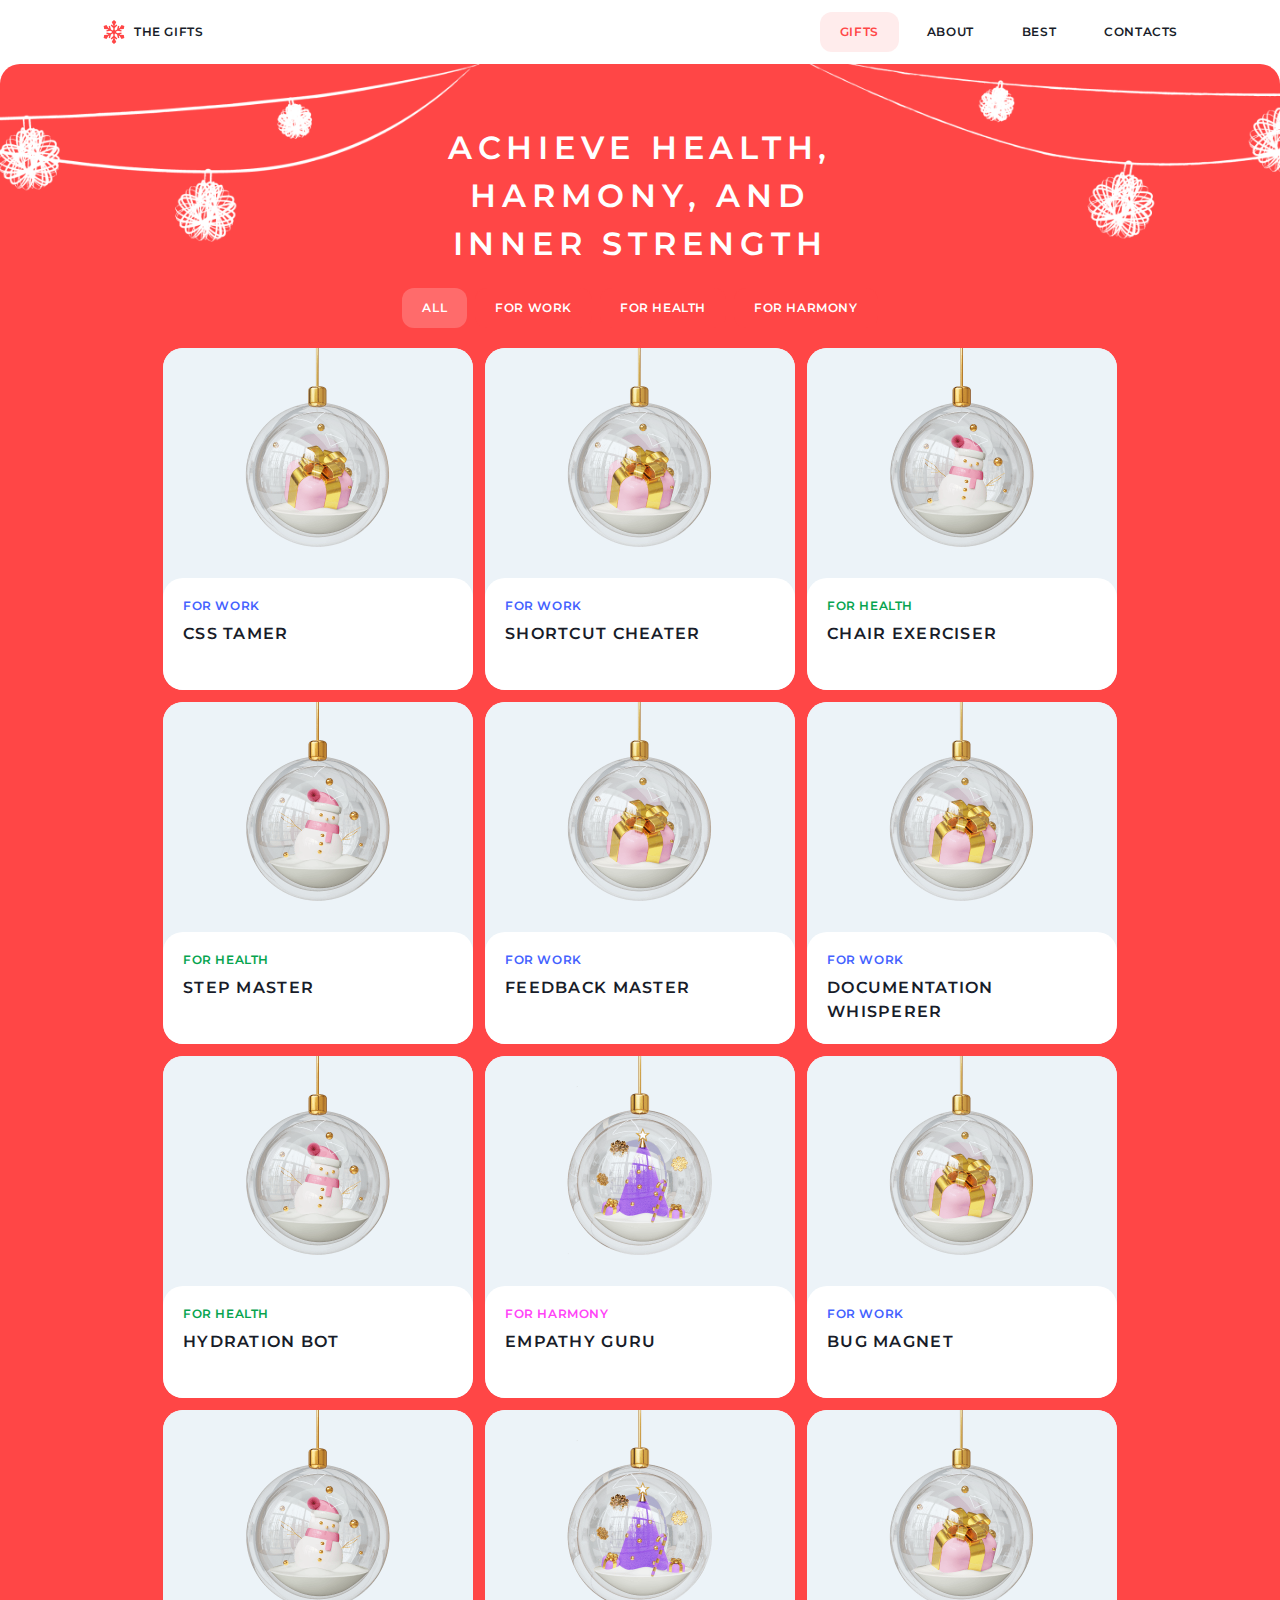
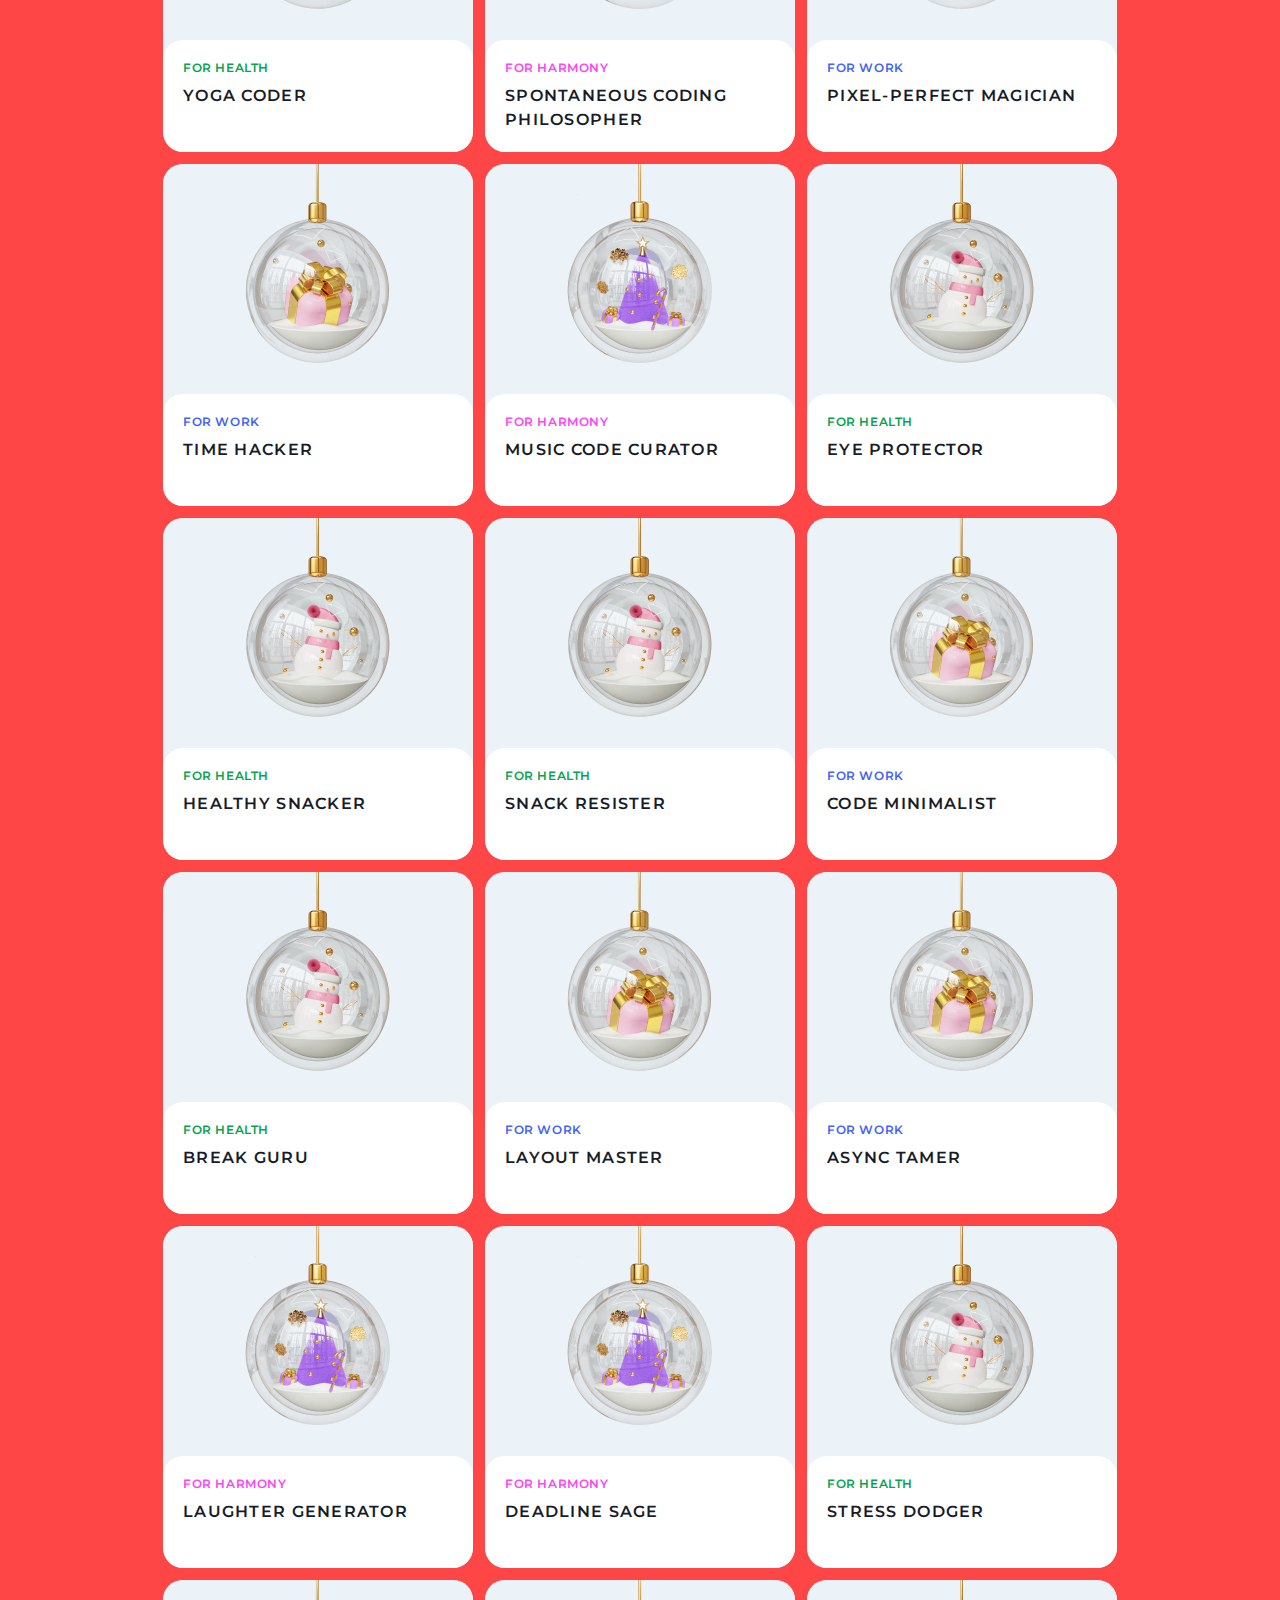
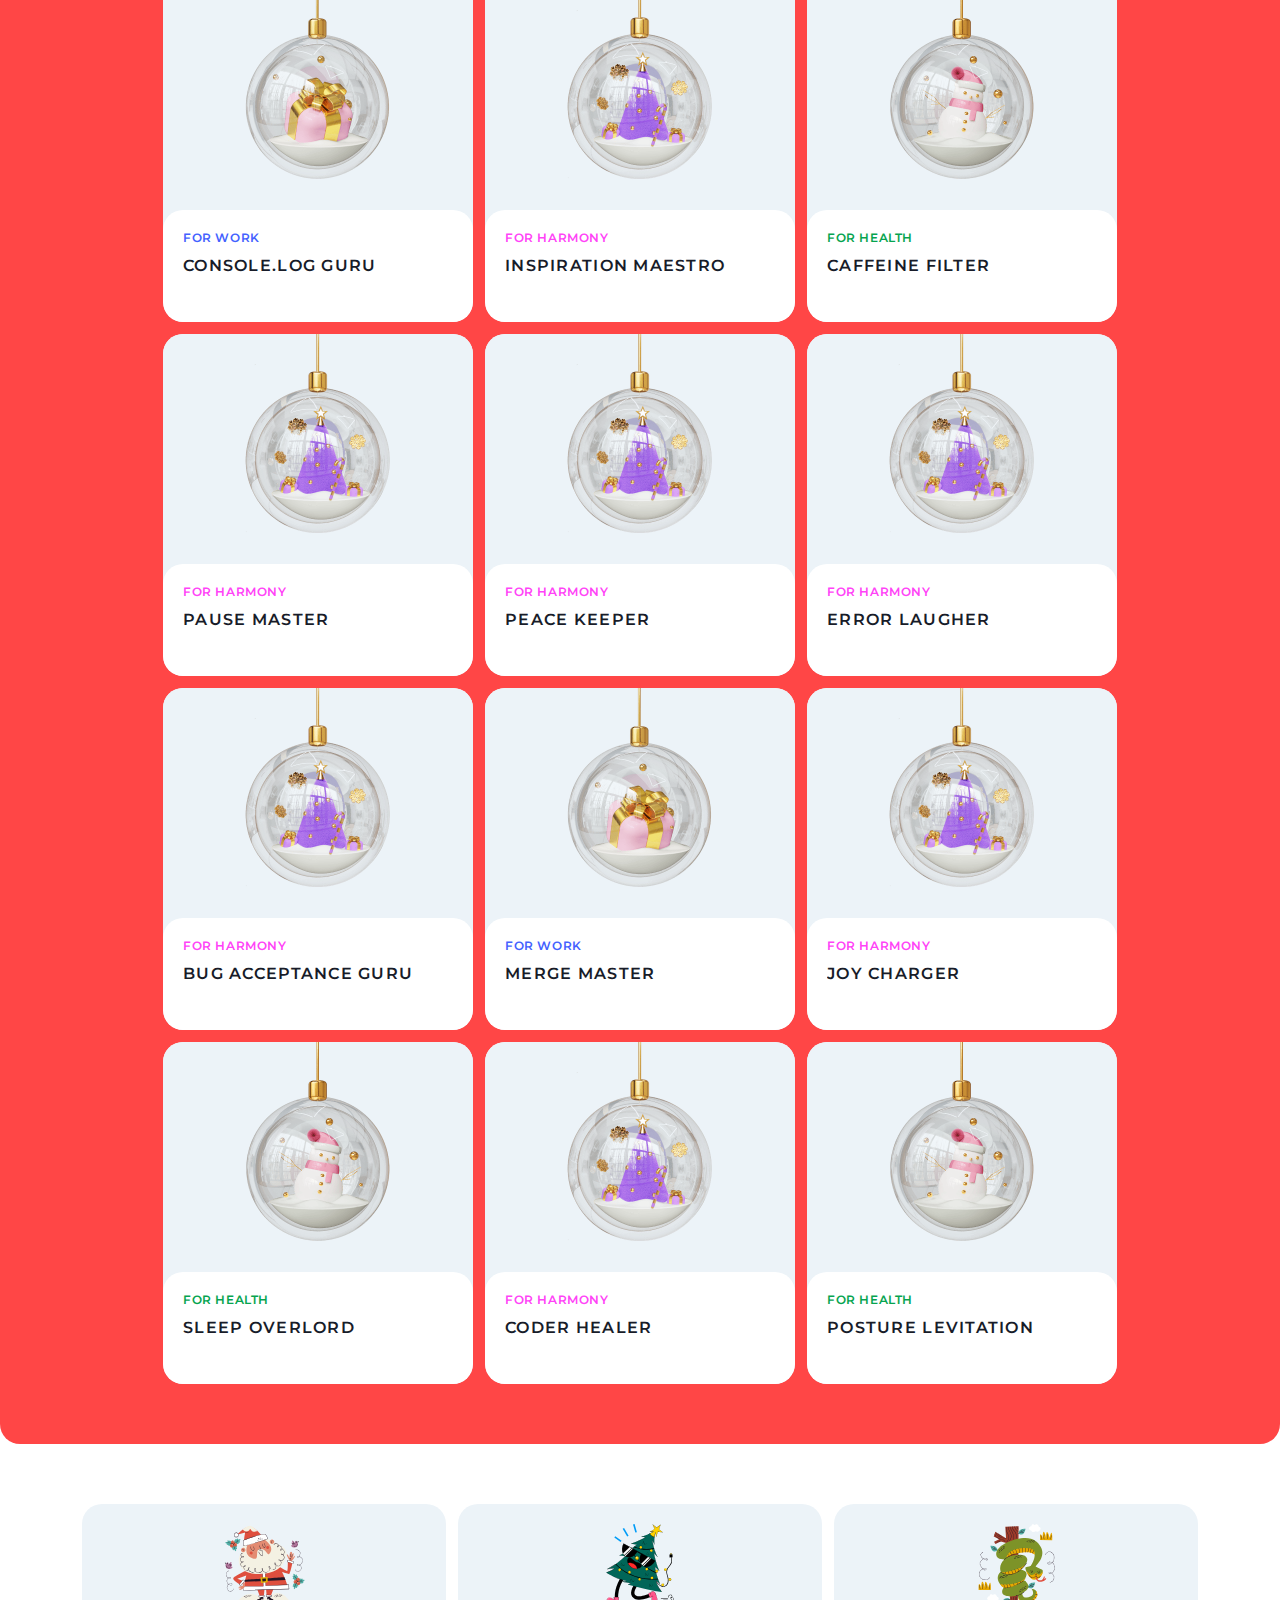
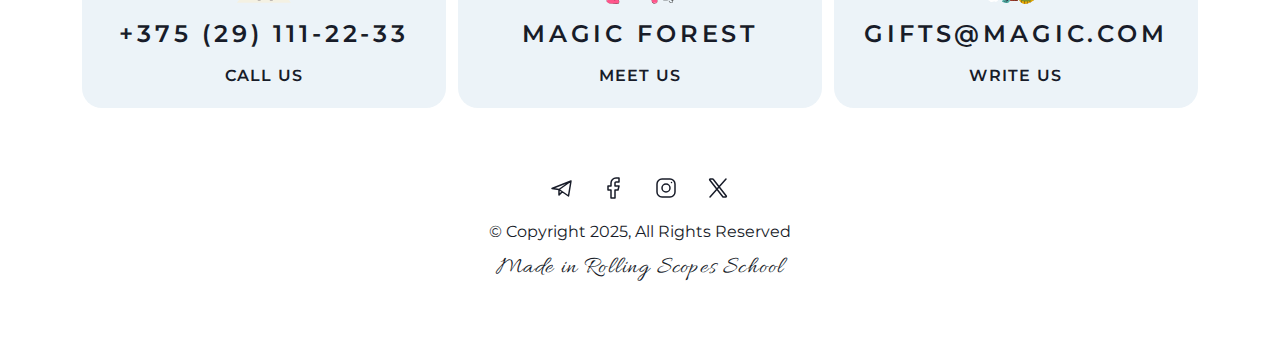
<file: christmas-shop/gifts.html>
<!DOCTYPE html>
<html lang="en">
<head>
  <meta charset="UTF-8"/>
  <meta
      name="viewport"
      content="width=device-width, initial-scale=1.0"/>
  <title>Gifts</title>
  <link
      rel="stylesheet"
      href="./css/gifts.css"/>
  <link
      rel="apple-touch-icon"
      sizes="180x180"
      href="./assets/favicons/apple-touch-icon.png"/>
  <link
      rel="icon"
      type="image/png"
      sizes="32x32"
      href="./assets/favicons/favicon-32x32.png"/>
  <link
      rel="icon"
      type="image/png"
      sizes="16x16"
      href="./assets/favicons/favicon-16x16.png"/>
</head>
<body>
<button class="button_top"
>
  <svg
      width="14"
      height="14"
      viewBox="0 0 14 14"
      fill="none"
      xmlns="http://www.w3.org/2000/svg">
    <path
        d="M1 7H13.5M13.5 7L7.5 1M13.5 7L7.5 13"
        stroke="white"
        stroke-linecap="round"
        stroke-linejoin="round"/>
  </svg
  >
</button>
<div class="container">
  <header class="header">
    <div class="header-container">
      <a
          class="logo header_logo"
          href="index.html">
        <img
            src="./assets/icons/snowflake.svg"
            alt="snow"
            class="logo_icon"/>
        <span class="logo_text">the gifts</span>
      </a>
      <nav class="main-nav">
        <ul class="main-menu">
          <li class="main-menu_item main-menu_item__active"
          ><a href="javascript:void(0);">gifts</a></li
          >
          <li class="main-menu_item"
          ><a href="index.html#about">about</a></li
          >
          <li class="main-menu_item"><a href="index.html#best">best</a></li>
          <li class="main-menu_item"><a href="#contacts">contacts</a></li>
        </ul>
      </nav>
      <div class="burger">
        <span class="burger_item"></span>
        <span class="burger_item"></span>
      </div>
    </div>
  </header>
  <main class="main main_gifts">
    <section
        class="section gifts"
        id="best">
      <div class="gifts-container">
        <div class="gifts_title">
          <h1 class="section-title"
          >Achieve health, harmony, and inner strength</h1
          >
        </div>
        <div class="gifts_tabs">
          <button
              class="gifts_tab gifts_tab__active"
              id="all"
          >All
          </button
          >
          <button
              class="gifts_tab"
              id="for-work"
          >for work
          </button
          >
          <button
              class="gifts_tab"
              id="for-health"
          >for health
          </button
          >
          <button
              class="gifts_tab"
              id="for-harmony"
          >for harmony
          </button
          >
        </div>
        <ul class="gifts_content"></ul>
      </div>
    </section>
  </main>
  <footer class="footer">
    <div class="footer_container">
      <div
          class="footer_top"
          id="contacts">
        <a
            class="footer_contacts footer_phone"
            href="tel:+375291112233">
          <h3 class="footer_title">call us</h3>
          <p class="footer_text phone">+375 (29) 111-22-33</p>
          <img
              class="address-icon"
              src="./assets/icons/santa-claus.svg"
              alt="santa"/>
        </a>
        <a
            class="footer_contacts footer_address"
            href="https://www.google.com/maps/place/%D0%9B%D0%B0%D0%BF%D0%BB%D0%B0%D0%BD%D0%B4%D0%B8%D1%8F,+%D0%A4%D0%B8%D0%BD%D0%BB%D1%8F%D0%BD%D0%B4%D0%B8%D1%8F/@67.3907914,15.3448495,6z/data=!3m1!4b1!4m10!1m2!2m1!1z0LvQsNC_0LvQsNC90LTQuNGP!3m6!1s0x45d30036254ca145:0xcedc4eb30d91aca1!8m2!3d67.9222304!4d26.5046438!15sChLQu9Cw0L_Qu9Cw0L3QtNC40Y-SARRhZG1pbmlzdHJhdGl2ZV9hcmVhMeABAA!16zL20vMDFuZHdr?entry=ttu&g_ep=EgoyMDI0MTExOS4yIKXMDSoASAFQAw%3D%3D"
            target="_blank">
          <h3 class="footer_title">meet us</h3>
          <p class="footer_text address">Magic forest</p>
          <img
              class="address-icon"
              src="./assets/icons/christmas-tree.svg"
              alt="tree"/>
        </a>
        <a
            class="footer_contacts footer_mail"
            href="mailto:gifts@magic.com">
          <h3 class="footer_title">write us</h3>
          <p class="footer_text email">gifts@magic.com</p>
          <img
              class="address-icon"
              src="./assets/icons/snake.svg"
              alt="snake"/>
        </a>
      </div>
      <div class="footer_bottom">
        <div>
          <ul class="footer_media">
            <li class="media_item telegramm"
            ><a
                href="https://web.telegram.org"
                target="_blank"
            >
              <svg
                  width="24"
                  height="24"
                  viewBox="0 0 24 24"
                  fill="none"
                  xmlns="http://www.w3.org/2000/svg">
                <path
                    d="M21 5L2 12.5L9 13.5M21 5L18.5 20L9 13.5M21 5L9 13.5M9 13.5V19L12.2488 15.7229"
                    stroke="#181C29"
                    stroke-width="1.5"
                    stroke-linecap="round"
                    stroke-linejoin="round"/>
              </svg
              >
            </a>
            </li>
            <li class="media_item facebook"
            ><a
                href="https://www.facebook.com"
                target="_blank">
              <svg
                  width="24"
                  height="24"
                  viewBox="0 0 24 24"
                  fill="none"
                  xmlns="http://www.w3.org/2000/svg">
                <path
                    d="M17 2H14C12.6739 2 11.4021 2.52678 10.4645 3.46447C9.52678 4.40215 9 5.67392 9 7V10H6V14H9V22H13V14H16L17 10H13V7C13 6.73478 13.1054 6.48043 13.2929 6.29289C13.4804 6.10536 13.7348 6 14 6H17V2Z"
                    stroke="#181C29"
                    stroke-width="1.5"
                    stroke-linecap="round"
                    stroke-linejoin="round"/>
              </svg>
            </a
            ></li>
            <li class="media_item instagram"
            ><a
                href="https://www.instagram.com"
                target="_blank">
              <svg
                  width="24"
                  height="24"
                  viewBox="0 0 24 24"
                  fill="none"
                  xmlns="http://www.w3.org/2000/svg">
                <path
                    d="M12 16C14.2091 16 16 14.2091 16 12C16 9.79086 14.2091 8 12 8C9.79086 8 8 9.79086 8 12C8 14.2091 9.79086 16 12 16Z"
                    stroke="#181C29"
                    stroke-width="1.5"
                    stroke-linecap="round"
                    stroke-linejoin="round"/>
                <path
                    d="M3 16V8C3 5.23858 5.23858 3 8 3H16C18.7614 3 21 5.23858 21 8V16C21 18.7614 18.7614 21 16 21H8C5.23858 21 3 18.7614 3 16Z"
                    stroke="#181C29"
                    stroke-width="1.5"/>
                <path
                    d="M17.5 6.51L17.51 6.49889"
                    stroke="#181C29"
                    stroke-width="1.5"
                    stroke-linecap="round"
                    stroke-linejoin="round"/>
              </svg>
            </a>
            </li>
            <li class="media_item x"
            ><a href="https://twitter.com"
            >
              <svg
                  width="24"
                  height="24"
                  viewBox="0 0 24 24"
                  fill="none"
                  xmlns="http://www.w3.org/2000/svg">
                <path
                    d="M16.8198 20.7684L3.75317 3.96836C3.44664 3.57425 3.72749 3 4.22678 3H6.70655C6.8917 3 7.06649 3.08548 7.18016 3.23164L20.2468 20.0316C20.5534 20.4258 20.2725 21 19.7732 21H17.2935C17.1083 21 16.9335 20.9145 16.8198 20.7684Z"
                    stroke="#181C29"
                    stroke-width="1.5"/>
                <path
                    d="M20 3L4 21"
                    stroke="#181C29"
                    stroke-width="1.5"
                    stroke-linecap="round"/>
              </svg
              >
            </a>
            </li>
          </ul>
        </div>
        <p class="footer_copyrigth"
        >© Copyright 2025, All Rights Reserved</p
        >
        <a
            class="footer_school-link caption"
            href="https://rs.school/"
            target="_blank"
        >Made in Rolling Scopes School</a
        >
      </div>
    </div>
  </footer>
</div>
<script
    type="module"
    src="./index.js"></script>
<script
    type="module"
    src="./gifts.js"></script>
</body>
</html>
</file>
<file: cakes/css/styles.css>
*,
*::before,
*::after {
  box-sizing: border-box;
}

@font-face {
  font-family: 'Montserrat', sans-serif;
  font-weight: 400;
  font-style: normal;
  font-display: swap;
  src: url("../assets/fonts/Montserrat-Regular.ttf") format('truetype');
}

@font-face {
  font-family: 'Montserrat', sans-serif;
  font-weight: 500;
  font-style: normal;
  font-display: swap;
  src: url("../assets/fonts/Montserrat-Medium.ttf") format('truetype');
}

@font-face {
  font-family: 'Montserrat', sans-serif;
  font-weight: 700;
  font-style: normal;
  font-display: swap;
  src: url("../assets/fonts/Montserrat-Bold.ttf") format('truetype');
}

:root {
  --color-light: #fff;
  --color-dark: #2e363e;
  --color-dark-blue: #081130;
  --color-yellow: #fed84c;

  --container-width: 74.375rem;
  --container-padding-x: 0.9375em;
}

a {
  text-decoration: none;
  color: currentColor;
}

body {
  font-family: 'Montserrat', sans-serif;
  font-weight: 400;
  color: var(--color-light);
  display: flex;
  flex-direction: column;
  min-width: 320px;
  min-height: 100vh;
}

main {
  flex-grow: 1;
}

footer {
  flex-shrink: 0;
}

.container {
  max-width: calc(var(--container-width) + var(--container-padding-x) * 2);
  padding-inline: var(--container-padding-x);
  margin-inline: auto;
}

.visually-hidden {
  position: absolute;
  width: 1px;
  height: 1px;
  margin: -1px;
  border: 0;
  padding: 0;
  white-space: nowrap;
  clip-path: inset(100%);
  clip: rect(0 0 0 0);
  overflow: hidden;
}

.list-reset {
  margin: 0;
  padding: 0;
  list-style: none;
}

.input-reset {
  padding: 0;
  border: none;
  background-color: transparent;
  box-sizing: border-box;
  margin: 0;
  height: 100%;
}

.button-reset {
  border: none;
  background-color: transparent;
  padding: 0;
  cursor: pointer;
}

.title {
  font-size: clamp(32px, 4.04vw, 48px);
  line-height: 1.25;
  font-weight: 500;
  margin: 0;
}

.title--weight {
  font-weight: 700;
}

.title--dark {
  color: var(--color-dark);
}

.title--centered {
  text-align: center;
}

.button {
  display: block;
  background-color: var(--color-yellow);
  padding-block: 30px;
  text-align: center;
  transition-duration: 0.2s;
  border-radius: 8px;
  color: var(--color-dark);
  font-size: 1.125rem;
  line-height: 1.52;
  width: 100%;
}

.button:active {
  background-color: var(--color-dark-blue);
  color: var(--color-dark);
}

.header {
  border-bottom: 1px solid rgba(127, 135, 144, 0.1);
  position: absolute;
  z-index: 1;
  width: 100%;
}

.header__inner {
  display: flex;
  justify-content: space-between;
  align-items: center;
  padding-top: 37px;
  padding-bottom: 31px;
}

.logo {
  font-size: 1.1325rem;
  line-height: 1.43;
  font-weight: 500;
  color: var(--color-light);
  transition-duration: 0.2s;
}

.header__info {
  display: flex;
  align-items: center;
  gap: 70px;
  transition: all 0.2s;
}

.header__info-address {
  font-size: 0.75rem;
  font-style: normal;
  display: flex;
  column-gap: 12px;
  max-width: 151px;
}

.header__info-address::before {
  content: "";
  background: url(../assets/icons/map.svg) center / contain no-repeat;
  width: 17px;
  height: 23px;
  flex-shrink: 0;
}

.phone {
  display: flex;
  flex-direction: column;
  align-items: end;
  font-size: clamp(14px, 1.6vw, 20px);
}

.phone__link {
  display: flex;
  align-items: center;
  gap: 15px;
  font-weight: 700;
  color: var(--color-light);
  transition-duration: 0.2s;
}

.phone__link::before {
  content: "";
  background: url(../assets/icons/phone.svg) no-repeat;
  width: 19px;
  aspect-ratio: 1;
}

.phone__text {
  font-size: 0.65em;
}

.hero {
  background: url(../assets/images/hero/decor-1.png) left -95px top 202px / 281px 281px no-repeat,
  url(../assets/images/hero/decor-2.png) right -90px top 109px / 233px 235px no-repeat,
  url(../assets/images/hero/decor-3.png) left -95px bottom -50px / 393px 399px no-repeat,
  url(../assets/images/hero/decor-4.png) bottom 90px right 183px / 273px 275px no-repeat,
  url(../assets/images/hero/bg.jpg) center / cover no-repeat;
  padding-top: clamp(50px, 6.1vw, 118px);
  padding-bottom: min(24.1vw, 465px);
  overflow: hidden;
  position: relative;
}

.hero__inner {
  padding-top: 188px;
}

.hero__title-top {
  background-color: #f2f6fa;
  max-width: 132px;
  color: var(--color-dark);
  text-align: center;
  padding-block: 10px;
  font-size: 0.6875rem;
  text-transform: uppercase;
  line-height: 1.5;
  border-radius: 5px;
  letter-spacing: 0.1em;
  margin-bottom: 2vw;
}

.hero__title {
  margin-bottom: 2vw;
  max-width: 13.47em;
}

.hero__desc {
  font-size: clamp(15px, 2.01vw, 24px);
  line-height: 1.43;
  max-width: 22.6em;
  margin: 0;
  margin-bottom: 3.35vw;
}

.hero__action {
  display: flex;
  align-items: center;
  column-gap: 20px;
}

.hero__action-button {
  max-width: 277px;
}

.hero__action-text {
  font-size: 0.9375rem;
  line-height: 1.6;
  max-width: 150px;
}

.products {
  margin-bottom: 20px;
}

.products {
  background: url(../assets/images/products/decor-3.png) left 214px top 228px / 256px 256px no-repeat,
  url(../assets/images/products/decor-1.png) left 252px bottom 431px / 108px 112px no-repeat,
  url(../assets/images/products/decor-2.png) right 262px bottom 734px / 161px 167px no-repeat;
}

.products__title {
  margin: 0;
  margin-bottom: 4.1vmax;
}

.products__list {
  display: grid;
  grid-template-columns: repeat(auto-fit, minmax(300px, 1fr));
  gap: 1.04vmax;
}

.products__item {
  color: var(--color-dark);
  border: 1px solid #f2f6fa;
  border-radius: 10px;
  transition-duration: 0.2s;
  background-color: var(--color-light);
  position: relative;
}

.products__card-image {
  vertical-align: middle;
  height: auto;
  width: 100%;
  object-fit: cover;
}

.products__card-content {
  padding-block: 50px;
  display: flex;
  flex-direction: column;
  padding-inline: 34px;
}

.products__card-title {
  font-size: clamp(22px, 2vw, 24px);
  font-weight: 700;
  margin: 0;
  margin-bottom: 12px;
  line-height: 1.43;
}

.products__card-desc {
  max-width: 240px;
  font-size: clamp(12px, 2vw, 14px);
  margin: 0;
  margin-bottom: 24px;
}

.products__card-price {
  font-size: clamp(14px, 2vw, 24px);
  color: #434b53;
  font-weight: 500;
  margin-bottom: 14px;
}

.products__card-button {
  max-width: 163px;
  padding-block: 20px;
  border: none;
}

.photo {
  background: url(../assets/images/photo/photo-image.png) left bottom / 986px 1022px no-repeat,
  var(--color-dark-blue);
  padding-block: clamp(300px, 23vw, 310px);
  padding-right: 15px;
  position: relative;
}

.photo::before {
  content: "";
  position: absolute;
  top: -2px;
  left: 0;
  background: url(../assets/images/photo/cloud-1.png) center / cover no-repeat;
  width: 100%;
  height: 330px;
}

.photo::after {
  content: "";
  position: absolute;
  bottom: -2px;
  left: 0;
  background: url(../assets/images/photo/cloud-2.png) center / cover no-repeat;
  width: 100%;
  height: 489px;
}

.photo__wrapper {
  position: relative;
}

.photo__wrapper::before {
  content: "";
  position: absolute;
  top: 0;
  left: -100px;
  background: url(../assets/images/photo/decor-1.png) center / cover no-repeat;
  width: 168px;
  height: 164px;
  left: 18%;
}

.photo__wrapper::after {
  content: "";
  position: absolute;
  top: 0;
  right: 0;
  background: url(../assets/images/photo/decor-2.png) center / cover no-repeat;
  width: 244px;
  aspect-ratio: 1;
}

.photo__inner {
  display: flex;
  justify-content: end;
  position: relative;
  padding-block: 109px;
}

.photo__image img {
  object-fit: cover;
  width: 100%;
  vertical-align: middle;
  height: auto;
}

.photo__content {
  position: relative;
  z-index: 1;
}

.photo__top-title {
  background-color: #f2f6fa;
  max-width: 246px;
  color: var(--color-dark);
  text-align: center;
  padding-block: 10px;
  font-size: 0.6875rem;
  text-transform: uppercase;
  line-height: 1.5;
  border-radius: 5px;
  letter-spacing: 0.1em;
  margin-bottom: 1.25vw;
}

.photo__title {
  max-width: 10.42em;
  margin-bottom: 1.25vw;
}

.photo__text {
  font-size: clamp(14px, 1.75vw, 21px);
  max-width: 500px;
  margin: 0;
  margin-bottom: 2.1vw;
}

.photo__input-custom {
  cursor: pointer;
  max-width: 320px;
}

.photo__input {
  display: none;
}

.about {
  margin-bottom: 10px;
}

.about__inner {
  display: grid;
  grid-template-columns: repeat(2, 1fr);
  justify-items: center;
}

.about__content {
  padding-top: 97px;
  color: var(--color-dark);
}

.about__top-title {
  background-color: #f2f6fa;
  max-width: 191px;
  color: var(--color-dark);
  text-align: center;
  padding-block: 10px;
  font-size: 0.6875rem;
  text-transform: uppercase;
  line-height: 1.5;
  border-radius: 5px;
  letter-spacing: 0.1em;
  margin-bottom: 1.25vw;
}

.about__title {
  margin-bottom: 36px;
}

.about__list {
  max-width: 438px;
  display: flex;
  flex-direction: column;
  row-gap: 30px;
  margin-bottom: 50px;
}

.about__item {
  font-size: calc(18 / 16 * 1rem);
  line-height: 1.5;
  display: inline-flex;
  align-items: baseline;
  gap: 12px;
}

.about__item::before {
  content: "";
  flex-shrink: 0;
  width: 10px;
  height: 10px;
  border-radius: 50%;
  background-color: #5d6afb;
}

.about__connection {
  max-width: 300px;
}

.about__image {
  position: relative;
}

.about__image img {
  height: auto;
  width: 100%;
  object-fit: cover;
  vertical-align: middle;
  position: relative;
}

.about__image::before {
  content: "";
  position: absolute;
  background: url(../assets/images/about/decor-1.png) center / cover no-repeat;
  width: 43.4%;
  height: 31.2%;
  top: 16.8%;
  left: 0;
}

.about__image::after {
  content: "";
  position: absolute;
  background: url(../assets/images/about/decor-2.png) center / cover no-repeat;
  width: 57%;
  height: 40%;
  top: 17.1%;
  right: 0;
  z-index: -1;
}

.about__image-info {
  color: var(--color-dark);
  display: flex;
  flex-direction: column;
  align-items: center;
  position: absolute;
  bottom: 23%;
  left: -10.2%;
}

.about__image-name {
  color: var(--color-light);
  background-color: var(--color-dark);
  max-width: 15.5em;
  text-align: center;
  font-weight: 500;
  font-size: clamp(14px, 1.9vw, 24px);
  letter-spacing: -0.3px;
  position: relative;
  padding-block: 15px;
}

.about__image-name::before {
  content: "";
  background: url(../assets/images/about/coal-dark.svg) center / cover no-repeat;
  width: 24px;
  height: 100%;
  position: absolute;
  top: 0;
  left: -23px;
}

.about__image-name::after {
  content: "";
  background: url(../assets/images/about/coal-dark-right.svg) center / cover no-repeat;
  width: 24px;
  height: 100%;
  position: absolute;
  top: 0;
  right: -23px;
}

.about__image-profession {
  background-color: #f2f6fa;
  font-size: clamp(10px, 1.4vw, 18px);
  max-width: 13.3em;
  text-transform: uppercase;
  padding-block: 15px;
  position: relative;
}

.about__image-profession::before {
  content: "";
  background: url(../assets/images/about/coal-light.svg) center / cover no-repeat;
  width: 24px;
  height: 100%;
  position: absolute;
  bottom: 0;
  left: -23px;
}

.about__image-profession::after {
  content: "";
  background: url(../assets/images/about/coal-light-right.svg) center / cover no-repeat;
  width: 24px;
  height: 100%;
  position: absolute;
  bottom: 0;
  right: -23px;
}

.reviews {
  background-color: var(--color-dark-blue);
  padding-top: 330px;
  padding-bottom: 285px;
  position: relative;
}

.reviews::before {
  content: "";
  position: absolute;
  top: -2px;
  left: 0;
  right: 0;
  background: url(../assets/images/reviews/cloud-1.png) center / cover no-repeat;
  width: 100%;
  height: 330px;
}

.reviews::after {
  content: "";
  position: absolute;
  bottom: -2px;
  left: 0;
  right: 0;
  background: url(../assets/images/reviews/cloud-2.png) center / cover no-repeat;
  width: 100%;
  height: 284px;
}

.reviews__title {
  margin-bottom: 80px;
  position: relative;
  z-index: 2;
}

.reviews__title::before {
  content: "";
  position: absolute;
  top: 0;
  z-index: 1;
  left: 160px;
  background: url(../assets/images/reviews/decor-1.png) center / cover no-repeat;
  width: 232px;
  height: 230px;
  z-index: 100;
}

.swiper__item {
  flex-shrink: 0;
  background-color: #fff;
  color: var(--color-dark);
  display: flex;
  justify-content: center;
  align-items: start;
  padding-block: 3.6vw;
  column-gap: 50px;
  padding-inline: 15px;
  position: relative;
  max-width: 1180px;
  margin-inline: auto;
  margin-bottom: 70px;
}

.swiper__item::after {
  content: "";
  position: absolute;
  right: -120px;
  top: 0;
  background: url(../assets/images/reviews/decor-2.png);
  width: 218px;
  aspect-ratio: 1;
}

.swiper-slide-active {
  opacity: 1;
}

.swiper-slide-prev {
  opacity: 0.5;
  scale: 0.8;
}

.swiper-slide-next {
  opacity: 0.5;
  scale: 0.8;
}

.swiper__content {
  flex-basis: 44%;
  padding-top: 64px;
  position: relative;
}

.swiper__content::before {
  content: "";
  position: absolute;
  top: 0;
  left: 0;
  background: url(../assets/images/reviews/quote.svg) no-repeat;
  width: 40px;
  aspect-ratio: 1;
}

.swiper__username {
  flex-basis: 32.2%;
}

.swiper__title {
  font-size: clamp(21px, 2.5vw, 30px);
  font-weight: 500;
  margin: 0;
  margin-bottom: 24px;
}

.swiper__text {
  font-size: 15px;
  line-height: 1.7;
  margin: 0;
  margin-bottom: 24px;
}

.swiper__link {
  font-size: 14px;
  line-height: 1.5;
  color: #4a94ff;
  border-bottom: 1px dashed #4a94ff;
}

.swiper__user {
  display: flex;
  flex-direction: column;
  align-items: center;
}

.swiper__user-avatar {
  margin-bottom: 30px;
}

.swiper__user-avatar {
  height: auto;
}

.swiper__user-name {
  font-size: 21px;
  line-height: 1.43;
  font-weight: 500;
  margin-bottom: 6px;
}

.swiper__user-location {
  color: #a6aeb6;
  line-height: 1.7;
}

.swiper__buttons {
  display: flex;
  justify-content: center;
  align-items: center;
  gap: 23px;
}

.swiper__button {
  background: var(--color-yellow);
  width: 66px;
  aspect-ratio: 1;
  border-radius: 50%;
  position: relative;
  margin-bottom: 5px;
}

.swiper__button:nth-child(1):before {
  content: "";
  position: absolute;
  top: 50%;
  left: 50%;
  translate: -50% -50%;
  background: url(../assets/icons/arrow.svg) center / contain no-repeat;
  width: 17px;
  height: 26px;
}

.swiper__button:nth-child(2):before {
  content: "";
  position: absolute;
  top: 50%;
  left: 50%;
  scale: -1 1;
  translate: -50% -50%;
  background: url(../assets/icons/arrow.svg);
  width: 17px;
  height: 26px;
}

.examples__title {
  margin-bottom: 14px;
}

.examples__subtitle {
  font-size: clamp(14px, 2vw, 24px);
  color: var(--color-dark);
  text-align: center;
  margin-bottom: 80px;
}

.examples__list {
  display: grid;
  grid-template-columns: repeat(auto-fit, minmax(600px, 1fr));
  gap: 9px;
  padding-inline: 15px;
}

.examples__image {
  width: 100%;
  height: auto;
  vertical-align: middle;
  object-fit: cover;
}

.footer {
  background-color: var(--color-dark-blue);
  padding-top: 284px;
  padding-bottom: 80px;
  position: relative;
  overflow: hidden;
}

.footer::before {
  content: '';
  background: url(../assets/images/footer/cloud.png) center / cover no-repeat;
  position: absolute;
  top: -2px;
  left: 0;
  right: 0;
  width: 100%;
  height: 294px;
}

.footer__inner {
  display: flex;
  flex-direction: column;
  align-items: center;
  row-gap: 80px;
  position: relative;
}

.footer__inner::before {
  content: '';
  position: absolute;
  background: url(../assets/images/footer/decor-1.png) center / cover no-repeat;
  width: 147px;
  height: 142px;
  top: -80px;
  left: -100px;
}

.footer__inner::after {
  content: '';
  position: absolute;
  background: url(../assets/images/footer/decor-2.png) center / cover no-repeat;
  width: 211px;
  height: 213px;
  top: -100px;
  right: -120px;
}

.footer__main {
  background-color: var(--color-light);
  width: 100%;
  color: var(--color-dark);
  padding-block: 70px;
  padding-inline: 20px;
  text-align: center;
  position: relative;
}

.footer__main::before {
  content: '';
  background: url(../assets/images/footer/decor-3.png) center / cover no-repeat;
  width: 238px;
  height: 237px;
  position: absolute;
  bottom: -130px;
  left: -180px;
}

.footer__main::after {
  content: '';
  background: url(../assets/images/footer/decor-4.png) center / cover no-repeat;
  width: 210px;
  height: 206px;
  position: absolute;
  bottom: -130px;
  right: -180px;
}

.footer__title {
  font-size: clamp(20px, 3vw, 36px);
  font-weight: 700;
  margin-bottom: 12px;
  line-height: 1.3;
}

.footer__subtitle {
  font-size: clamp(14px, 1.75vw, 21px);
  font-weight: 400;
  line-height: 1.43;
  margin-bottom: 36px;
}

.footer__form {
  position: relative;
  z-index: 1;
}

.footer__tel {
  display: flex;
  justify-content: center;
  gap: 20px;
  margin-bottom: 24px;
}

.footer__tel-inner {
  position: relative;
  width: 100%;
  max-width: 380px;
  background-color: #F2F6FA;
  border-radius: 8px;
}

.footer__tel-inner::before {
  content: '';
  position: absolute;
  background: url(../assets/icons/Phone-input.svg) center / cover no-repeat;
  width: 25px;
  height: 25px;
  top: 50%;
  left: 26px;
  translate: 0 -50%;
}

.footer__input-tel {
  padding-block: 30px;
  width: 100%;
  max-width: 380px;
  padding-left: 58px;
  border-radius: 8px;
}

.footer__input-tel:focus {
  outline: 1px solid var(--color-dark);
}

.footer__button {
  width: 100%;
  max-width: 380px;
}

.footer__agreement {
  font-size: 11px;
  color: #7E868E;
  line-height: 1.3;
  column-gap: 7px;
  text-align: center;
}

.footer__agreement-input {
  margin-right: 7px;
  vertical-align: middle;
}

.footer__agreement-link {
  text-decoration: underline;
}

.footer__extra-list {
  display: flex;
  column-gap: 43px;
  row-gap: 10px;
  color: #7E868E;
  font-size: 12px;
  line-height: 1.5;
  font-weight: 400;
  margin-bottom: 22px;
  flex-wrap: wrap;
  align-items: center;
  justify-content: center;
}

.footer__copyright {
  color: #7E868E;
  font-size: 12px;
  text-align: center;
}

@media (hover: hover) {
  .button:hover {
    background-color: var(--color-dark);
    color: var(--color-light);
    scale: 1.03;
  }

  .logo:hover {
    color: var(--color-dark);
  }

  .phone__link:hover::before path {
    background: url(../assets/icons/phone.svg) no-repeat;
    width: 19px;
    aspect-ratio: 1;
    fill: var(--color-dark);
    stroke: var(--color-dark);
  }


  .swiper__button:hover::before {
    filter: invert(1);
  }

}

@media (hover: none) {
  .button:active {
    background-color: var(--color-dark);
    color: var(--color-light);
    scale: 1.03;
  }

  .logo:active {
    color: var(--color-dark);
  }


  .phone__link:active::before path {
    background: url(../assets/icons/phone.svg) no-repeat;
    width: 19px;
    aspect-ratio: 1;
    fill: var(--color-dark);
    stroke: var(--color-dark);
  }


  .swiper__button:active::before {
    filter: invert(1);
  }

}

@media (min-width: 2000px) {
  .hero {
    background: url(../assets/images/hero/decor-1.png) left -95px top 100px / 281px 281px no-repeat,
    url(../assets/images/hero/decor-2.png) right -90px top 200px / 233px 235px no-repeat,
    url(../assets/images/hero/decor-3.png) left -250px bottom -100px / 393px 399px no-repeat,
    url(../assets/images/hero/decor-4.png) bottom right -100px / 273px 275px no-repeat,
    url(../assets/images/hero/bg.jpg) center / 100% 100% no-repeat;
  }

  .photo__inner {
    justify-content: center;
  }

  .photo__title {
    max-width: 100%;
  }

  .photo__text {
    max-width: 100%;
  }
}

@media (max-width: 1315px) {
  .hero {
    background: url(../assets/images/hero/decor-1.png) left -95px top 202px / 281px 281px no-repeat,
    url(../assets/images/hero/decor-2.png) right -90px top 200px / 233px 235px no-repeat,
    url(../assets/images/hero/decor-3.png) left -250px bottom -100px / 393px 399px no-repeat,
    url(../assets/images/hero/decor-4.png) bottom right -100px / 273px 275px no-repeat,
    url(../assets/images/hero/bg.jpg) center / cover no-repeat;
  }

  .photo__inner {
    flex-direction: column-reverse;
    align-items: center;
  }

  .photo__content {
    display: flex;
    flex-direction: column;
    row-gap: 15px;
    padding-bottom: 0;
    padding-inline: 15px;
  }

  .photo__title {
    max-width: 100%;
  }

  .about__content {
    padding-top: 0;
  }

  .about__inner {
    grid-template-columns: 1fr;
    row-gap: 25px;
  }

  .about__list {
    max-width: 100%;
  }

  .about__image-info {
    left: 30%;
  }

  .reviews__title::before,
  .swiper__item::after {
    display: none;
  }

  .swiper-slide-active {
    opacity: 1;
  }

  .swiper-slide-prev,
  .swiper-slide-next {
    opacity: 1;
    scale: 1;
  }

  .hero__action {
    flex-direction: column;
    align-items: start;
    row-gap: 20px;
  }

  .hero__action-text {
    background-color: rgba(0, 0, 0, 0.3);
    max-width: 100%;
    border-radius: 8px;
    padding: 20px;
  }
}

@media (max-width: 670px) {
  .header__inner {
    flex-direction: column;
    align-items: center;
    column-gap: 20px;
  }

  .logo {
    margin-bottom: 24px;
  }

  .header__info {
    gap: 20px;
  }

  .hero__inner {
    display: flex;
    flex-direction: column;
    align-items: center;
    text-align: center;
  }

  .hero__title-top {
    width: 100%;
  }

  .hero__action {
    flex-direction: column-reverse;
    align-items: center;
    row-gap: 20px;
    width: 100%;
  }

  .hero__action-button {
    max-width: 100%;
  }

  .hero__action-text {
    order: -1;
  }

  .products__card-content {
    padding-inline: 10px;
    text-align: center;
  }

  .products__card-desc {
    max-width: 100%;
    font-size: 18px;
  }

  .products__card-price {
    max-width: 100%;
    font-size: 30px;
  }

  .products__card-button {
    max-width: 100%;
  }

  .swiper__item {
    flex-direction: column;
    align-items: center;
    row-gap: 20px;
    padding-inline: 50px;
    margin-bottom: 30px;
  }

  .swiper__title {
    margin-bottom: 16px;
  }

  .swiper__text {
    font-size: 13px;
    margin-bottom: 16px;
  }

  .swiper__user-avatar {
    width: 150px;
    margin-bottom: 16px;
  }

  .examples__list {
    grid-template-columns: 1fr;
  }

  .footer__tel {
    flex-direction: column;
    align-items: center;
  }
}

@media (max-width: 460px) {
  .header__info {
    flex-direction: column;
  }

  .photo {
    background: url(../assets/images/photo/photo-image.png) left / 986px 1022px no-repeat,
    var(--color-dark-blue);
  }

  .reviews__title::before {
    content: "";
    position: absolute;
    top: 50px;
    left: 0;
    z-index: 1;
    background: url(../assets/images/reviews/decor-1.png) center / cover no-repeat;
    width: 232px;
    height: 230px;
    z-index: 100;
  }

}
</file>
<file: christmas-shop/css/index.css>
@import 'modern-normalize.css';

@font-face {
  font-family: "Montserrat";
  src: url("../assets/fonts/Montserrat-Regular.ttf") format("truetype");
  font-weight: normal;
  font-style: normal;
  font-display: swap;
}

@font-face {
  font-family: "Montserrat";
  src: url("../assets/fonts/Montserrat-SemiBold.ttf") format("truetype");
  font-weight: 600;
  font-style: normal;
  font-display: swap;
}

@font-face {
  font-family: "Allura";
  src: url("../assets/fonts/Allura-Regular.ttf") format('truetype');
  font-weight: normal;
  font-style: normal;
  font-display: swap;
}

body {
  font-family: Montserrat, sans-serif;
  font-size: 16px;
  font-weight: 400;
  line-height: 1.5;
  color: #181C29;
}

h1 {
  font-weight: 600;
  text-transform: uppercase;
  font-size: 32px;
  line-height: 1.5;
  letter-spacing: 0.18em;
  text-align: center;
  color: #FFFFFF;
}

h2 {
  font-weight: 600;
  text-transform: uppercase;
  font-size: 24px;
  line-height: 36px;
  letter-spacing: 0.16em;
  color: #FFFFFF;
}

h3 {
  font-weight: 600;
  text-transform: uppercase;
  font-size: 16px;
  line-height: 24px;
  letter-spacing: 0.08em;
}

h4 {
  font-weight: 600;
  text-transform: uppercase;
  font-size: 12px;
  line-height: 16px;
  letter-spacing: 0.05em;
}

.caption {
  font-family: Allura, sans-serif;
  font-size: 24px;
  line-height: 24px;
  letter-spacing: 0.05em;
}

h1, h2, h3, h4, p {
  margin: 0;
  padding: 0;
}

.slider_item__text {
  font-weight: 600;
  text-transform: uppercase;
  font-size: 80px;
  color: #FFFFFF;
  line-height: 93px;
}

.button {
  display: block;
  padding: 20px 32px;
  background-color: #181C29;
  border-radius: 20px;
  color: #FFFFFF;
  font-weight: 600;
  text-transform: uppercase;
  font-size: 12px;
  line-height: 16px;
  letter-spacing: 0.05em;
  transition: all 0.5s ease;
}

@media (hover: hover) {
  .button:hover {
    cursor: url("../assets/icons/cursors.png"), pointer;
    background-color: #FFFFFF;
    color: #181C29;
  }
}

.slider_content {
  position: relative;
  display: flex;
  flex-wrap: nowrap;
  align-items: center;
  justify-content: space-between;
  gap: 21px;
  transition: all 0.5s ease;
  left: 0;
}

.slider_item > img {
  display: block;
  width: 200px;
  height: 200px;
  border-radius: 20px;
}

.slider_button {
  width: 56px;
  height: 56px;
  border-radius: 20px;
  border: 1px solid #FFFFFF;
  background-color: transparent;
  display: flex;
  align-items: center;
  justify-content: center;
  cursor: url("../assets/icons/cursors.png"), pointer;
}

.slider_button svg > path {
  stroke: #FFFFFF;
  fill: #FFFFFF;
}

.slider_button__left {
  rotate: 180deg;
}

.slider_button__disabled {
  border-color: rgba(255, 255, 255, 0.4);
  cursor: default;
}

.slider_button__disabled > svg {
  opacity: 40%;
}

@media (hover: hover) {
  .slider_button:not(.slider_button__disabled):hover {
    background-color: #FFFFFF;
  }

  .slider_button:not(.slider_button__disabled):hover svg > path {
    stroke: #FF4646;
    fill: #FF4646;
  }
}

.footer_contacts {
  flex-basis: 33.3333333333%;
  display: flex;
  gap: 12px;
  flex-direction: column-reverse;
  background-color: #ECF3F8;
  align-items: center;
  border-radius: 20px;
  padding: 20px;
  cursor: url("../assets/icons/cursors.png"), pointer;
  transition: all 0.5s ease;
}

@media (hover: hover) {
  .footer_contacts:hover {
    color: #FF4646;
  }
}

.footer_text {
  font-weight: 600;
  text-transform: uppercase;
  font-size: 24px;
  line-height: 152%;
  letter-spacing: 0.16em;
  white-space: nowrap;
}

.media_item > a {
  display: block;
  padding: 8px;
  width: 100%;
  line-height: 0;
  cursor: url("../assets/icons/cursors.png"), pointer;
  transition: all 0.5s ease;
}

@media (hover: hover) {
  .media_item > a:hover svg > path {
    transition: all 0.5s ease;
    stroke: #FF4646;
  }
}

.gifts_name {
  display: -webkit-box;
  line-clamp: 2;
  -webkit-line-clamp: 2;
  -webkit-box-orient: vertical;
  overflow: hidden;
  transition: all 0.5s ease;
}

.gifts_image {
  width: 310px;
  height: 230px;
  background-color: #ECF3F8;
}

.gifts_image > img {
  width: 100%;
  display: block;
}

.gifts_content {
  display: flex;
  flex-wrap: wrap;
  gap: 12px;
  justify-content: center;
}

.gifts_category.for-work {
  color: #4361FF;
}

.gifts_category.for-harmony {
  color: #FF43F7;
}

.gifts_category.for-health {
  color: #06A44F;
}

.gifts_item {
  width: 310px;
  height: 342px;
  display: flex;
  flex-direction: column;
  border-radius: 20px;
  background-color: #ECF3F8;
  overflow: hidden;
  transition: all 0.5s ease;
}

@media (hover: hover) {
  .gifts_item:hover {
    cursor: url("../assets/icons/cursors.png"), pointer;
  }

  .gifts_item:hover .gifts_name {
    color: #FF4646;
  }
}

.gifts_description {
  display: flex;
  flex-direction: column;
  gap: 8px;
  padding: 20px;
  height: 112px;
  border-radius: 20px;
  background-color: #FFFFFF;
}

.logo {
  display: flex;
  align-items: center;
  justify-content: center;
  gap: 8px;
  padding: 8px 20px;
  font-weight: 600;
  text-transform: uppercase;
  font-size: 12px;
  line-height: 16px;
  letter-spacing: 0.05em;
  position: relative;
  z-index: 2;
}

@media (hover: hover) {
  .logo:hover {
    cursor: url("../assets/icons/cursors.png"), pointer;
  }
}

.logo_text {
  font-weight: 600;
  text-transform: uppercase;
  font-size: 12px;
  line-height: 16px;
  letter-spacing: 0.05em;
}

.burger {
  width: 40px;
  height: 40px;
  justify-content: center;
  align-items: center;
  display: none;
  position: relative;
  z-index: 2;
}

@media (hover: hover) {
  .burger:hover {
    cursor: url("../assets/icons/cursors.png"), pointer;
  }
}

.burger_item {
  transition: all 0.5s ease;
  position: absolute;
  display: block;
  width: 20px;
  height: 1px;
  background-color: #181C29;
  left: 50%;
  translate: -50% -50%;
}

.burger_item:first-child {
  top: 16px;
}

.burger_item:last-child {
  bottom: 15px;
}

@media screen and (max-width: 768px) {
  .burger {
    display: block;
  }
}

.burger__active .burger_item {
  top: 50%;
  left: 50%;
  translate: -50% -50%;
}

.burger__active .burger_item:first-child {
  rotate: 45deg;
}

.burger__active .burger_item:last-child {
  rotate: -45deg;
}

.timer {
  display: flex;
  flex-direction: column;
  gap: 8px;
  align-items: center;
}

.timer .caption {
  color: #FFFFFF;
}

.timer > ul {
  display: flex;
  border-radius: 20px;
  background: rgba(255, 255, 255, 0.4);
  padding: 8px 12px 12px;
}

.timer_item {
  width: 80px;
  color: #FFFFFF;
  text-align: center;
  position: relative;
}

.timer_item:not(:last-child)::after {
  content: "";
  position: absolute;
  width: 1px;
  height: 20px;
  background: rgba(255, 255, 255, 0.4);
  right: 0;
  top: 50%;
  transform: translate(0, -50%);
}

.button_top {
  width: 56px;
  height: 56px;
  position: fixed;
  bottom: 8px;
  right: 8px;
  border-radius: 50%;
  border: 1px solid #FF4646;
  rotate: -90deg;
  background-color: #FFFFFF;
  z-index: 1;
  align-items: center;
  justify-content: center;
  display: flex;
  opacity: 0;
  transition: all 0.5s ease;
}

@media (hover: hover) {
  .button_top {
    cursor: url("../assets/icons/cursors.png"), pointer;
  }
}

@media screen and (max-width: 768px) {
  .button_top > svg path {
    stroke: #FF4646;
  }

  .button_top__active {
    opacity: 1;
  }
}

.back {
  min-width: 100vw;
  min-height: 100vh;
  position: fixed;
  top: 0;
  left: 0;
  z-index: 2;
  background-color: rgba(24, 28, 41, 0.8);
}

.modal {
  position: fixed;
  top: 50%;
  left: 50%;
  translate: -50% -50%;
  width: 400px;
  border-radius: 20px;
  overflow: hidden;
  z-index: 3;
  background-color: #ECF3F8;
}

@media screen and (max-width: 416px) {
  .modal {
    width: 364px;
  }
}

.modal_image {
  height: 230px;
  background-position: center;
  background-repeat: no-repeat;
  background-size: 100%;
}

.modal_title {
  display: flex;
  flex-direction: column;
  gap: 8px;
}

.modal_category.for-work {
  color: #4361FF;
}

.modal_category.for-harmony {
  color: #FF43F7;
}

.modal_category.for-health {
  color: #06A44F;
}

.modal_powers > h4 {
  margin-bottom: 8px;
}

.modal .power_name {
  text-transform: capitalize;
}

.modal .power-list_item {
  display: flex;
  justify-content: flex-end;
  gap: 12px;
  align-items: center;
}

.modal .power-list_item > span:first-child {
  margin-right: auto;
}

.modal .power-list_rating {
  display: flex;
  gap: 8px;
}

.modal_content {
  display: flex;
  flex-direction: column;
  gap: 20px;
  padding: 20px;
  border-radius: 20px;
  background-color: #FFFFFF;
}

.modal .rating_item {
  width: 16px;
  height: 16px;
}

.modal .rating_item__opacity {
  opacity: 0.1;
}

.modal .rating_item > img {
  width: 100%;
}

.modal_close {
  width: 40px;
  height: 40px;
  position: absolute;
  right: 12px;
  top: 12px;
}

@media (hover: hover) {
  .modal_close {
    cursor: url("../assets/icons/cursors.png"), pointer;
  }
}

.header {
  position: relative;
}

.header-container {
  width: 100%;
  display: flex;
  align-items: center;
  justify-content: space-between;
  padding-top: 12px;
  padding-bottom: 12px;
  text-transform: uppercase;
}

.header a {
  text-decoration: none;
  color: #181C29;
}

.main-menu {
  display: flex;
  gap: 8px;
}

.main-menu_item a {
  font-weight: 600;
  text-transform: uppercase;
  font-size: 12px;
  line-height: 16px;
  letter-spacing: 0.05em;
  display: block;
  width: auto;
  padding: 12px 20px;
  transition: all 0.5s ease;
}

@media screen and (max-width: 768px) {
  .main-menu_item a {
    font-weight: 600;
    text-transform: uppercase;
    font-size: 24px;
    line-height: 152%;
    letter-spacing: 0.16em;
  }
}

@media (hover: hover) {
  .main-menu_item a:not(.main-menu_item__active a):hover {
    background-color: rgba(255, 70, 70, 0.1);
    color: #FF4646;
    border-radius: 12px;
    cursor: url("../assets/icons/cursors.png"), pointer;
  }
}

.main-menu_item__active a {
  background-color: rgba(255, 70, 70, 0.1);
  color: #FF4646;
  border-radius: 12px;
  cursor: default;
}

@media screen and (max-width: 768px) {
  .main-nav {
    transition: all 0.5s ease;
    width: 100%;
    height: 100%;
    position: fixed;
    top: 64px;
    right: -100%;
    z-index: 1;
    background-color: #FFFFFF;
    flex-wrap: wrap;
    overflow-y: auto;
    display: flex;
    align-items: center;
    justify-content: center;
  }

  .main-nav .main-menu {
    flex-direction: column;
    align-items: center;
  }

  .main-nav__active {
    right: 0;
    width: 100vw;
    height: calc(100vh - 64px);
  }
}

.footer {
  padding: 0;
}

.footer_container {
  display: flex;
  flex-direction: column;
  gap: 60px;
  padding: 60px 0;
}

.footer_top {
  display: flex;
  gap: 12px;
  width: 100%;
  justify-content: space-between;
}

@media screen and (max-width: 1149px) {
  .footer_top {
    flex-direction: column;
  }
}

.footer_bottom {
  display: flex;
  flex-direction: column;
  align-items: center;
  gap: 12px;
}

.footer_media {
  display: flex;
  gap: 12px;
}

.footer_school-link {
  text-decoration: none;
  color: #181C29;
  transition: all 0.5s ease;
  cursor: url("../assets/icons/cursors.png"), pointer;
}

@media (hover: hover) {
  .footer_school-link:hover {
    color: #FF4646;
  }
}

html {
  scroll-behavior: smooth;
}

.container {
  max-width: 1440px;
  margin: 0 auto;
  background-color: #FFFFFF;
  overflow: hidden;
  position: relative;
}

body {
  background-color: #FFFFFF;
  margin: 0;
  padding: 0;
}

.no-scroll {
  overflow-y: hidden;
}

ul {
  list-style: none;
  margin: 0;
  padding: 0;
}

li {
  padding: 0;
  margin: 0;
}

.header,
.footer {
  padding: 0 82px;
}

@media screen and (max-width: 1000px) {
  .header,
  .footer {
    padding: 0 8px;
  }
}

.caption__top {
  order: -1;
}

.main {
  background-color: #FF4646;
  border-radius: 20px;
}

.section {
  padding: 60px 82px;
}

@media screen and (max-width: 1000px) {
  .section {
    padding: 60px 8px;
  }
}

button {
  padding: 0;
  margin: 0;
  border: none;
  transition: all 0.5s ease;
}

a {
  text-decoration: none;
  color: #181C29;
}

.main_home {
  overflow: hidden;
}

.hero {
  background-image: url("../assets/images/bg-ball.png"), url("../assets/images/bg-snow.png");
  background-repeat: no-repeat;
  background-position: center, center;
  background-size: cover, cover;
}

.hero_container {
  display: flex;
  flex-direction: column;
  align-items: center;
  gap: 12px;
  max-width: 430px;
  margin: 0 auto;
  padding: 60px 0;
}

.hero_container .caption {
  color: #FFFFFF;
}

.about {
  background-image: url("../assets/images/bg-snow.png");
  background-repeat: no-repeat;
  background-position: center, left;
  background-size: cover, cover;
}

.about_item {
  width: 50%;
}

@media screen and (max-width: 610px) {
  .about_item {
    width: 100%;
  }
}

.about-container {
  display: flex;
  width: 100%;
  border-radius: 20px;
  overflow: hidden;
  background-color: #FFFFFF;
}

@media screen and (max-width: 610px) {
  .about-container {
    flex-direction: column;
  }
}

.about-container .caption {
  color: #FF4646;
}

.about_text {
  padding: 0 60px;
  display: flex;
  flex-direction: column;
  justify-content: center;
}

@media screen and (max-width: 610px) {
  .about_text {
    padding: 60px 20px;
  }
}

.about_content {
  max-width: 426px;
  display: flex;
  flex-direction: column;
  gap: 20px;
}

.about_content > h2 {
  color: #181C29;
}

.about_img {
  display: flex;
  justify-content: center;
  align-items: center;
  overflow: hidden;
  border-radius: 20px;
}

.slider {
  background-image: url("../assets/images/bg-snow.png");
  background-repeat: no-repeat;
  background-position: center, left;
  background-size: cover, cover;
}

.slider-container {
  display: flex;
  flex-direction: column;
  width: 100%;
  gap: 20px;
  overflow: visible;
}

.slider_title {
  display: flex;
  flex-direction: column;
  align-items: center;
  color: #FFFFFF;
  gap: 12px;
}

.slider_buttons {
  display: flex;
  justify-content: flex-end;
  gap: 20px;
}

.gifts {
  background-image: url("../assets/images/bg-snow.png");
  background-repeat: no-repeat;
  background-position: center, left;
  background-size: cover, cover;
}

.gifts-container {
  display: flex;
  flex-direction: column;
  gap: 20px;
  align-items: center;
}

.gifts-container .caption {
  color: #FFFFFF;
}

.gifts_title {
  display: flex;
  flex-direction: column;
  gap: 12px;
  align-items: center;
}

.cta {
  background-image: url("../assets/images/bg-forest.png"), url("../assets/images/bg-snow.png");
  background-repeat: no-repeat;
  background-position: center, center;
  background-size: cover, cover;
}

.cta-container {
  display: flex;
  flex-direction: column;
  align-items: center;
  gap: 20px;
  max-width: 426px;
  margin: 0 auto;
  padding: 120px 0 120px;
}

.cta-container h2 {
  text-align: center;
}
</file>
<file: christmas-shop/css/gifts.css>
@import 'modern-normalize.css';

@font-face {
  font-family: "Montserrat";
  src: url("../assets/fonts/Montserrat-Regular.ttf") format("truetype");
  font-weight: normal;
  font-style: normal;
  font-display: swap;
}

@font-face {
  font-family: "Montserrat";
  src: url("../assets/fonts/Montserrat-SemiBold.ttf") format("truetype");
  font-weight: 600;
  font-style: normal;
  font-display: swap;
}

@font-face {
  font-family: "Allura";
  src: url("../assets/fonts/Allura-Regular.ttf") format('truetype');
  font-weight: normal;
  font-style: normal;
  font-display: swap;
}

body {
  font-family: Montserrat, sans-serif;
  font-size: 16px;
  font-weight: 400;
  line-height: 1.5;
  color: #181C29;
}

h1 {
  font-weight: 600;
  text-transform: uppercase;
  font-size: 32px;
  line-height: 1.5;
  letter-spacing: 0.18em;
  text-align: center;
  color: #FFFFFF;
}

h2 {
  font-weight: 600;
  text-transform: uppercase;
  font-size: 24px;
  line-height: 36px;
  letter-spacing: 0.16em;
  color: #FFFFFF;
}

h3 {
  font-weight: 600;
  text-transform: uppercase;
  font-size: 16px;
  line-height: 24px;
  letter-spacing: 0.08em;
}

h4 {
  font-weight: 600;
  text-transform: uppercase;
  font-size: 12px;
  line-height: 16px;
  letter-spacing: 0.05em;
}

.caption {
  font-family: Allura, sans-serif;
  font-size: 24px;
  line-height: 24px;
  letter-spacing: 0.05em;
}

h1, h2, h3, h4, p {
  margin: 0;
  padding: 0;
}

.slider_item__text {
  font-weight: 600;
  text-transform: uppercase;
  font-size: 80px;
  color: #FFFFFF;
  line-height: 93px;
}

.footer_contacts {
  flex-basis: 33.3333333333%;
  display: flex;
  gap: 12px;
  flex-direction: column-reverse;
  background-color: #ECF3F8;
  align-items: center;
  border-radius: 20px;
  padding: 20px;
  cursor: url("../assets/icons/cursors.png"), pointer;
  transition: all 0.5s ease;
}

@media (hover: hover) {
  .footer_contacts:hover {
    color: #FF4646;
  }
}

.footer_text {
  font-weight: 600;
  text-transform: uppercase;
  font-size: 24px;
  line-height: 152%;
  letter-spacing: 0.16em;
  white-space: nowrap;
}

.media_item > a {
  display: block;
  padding: 8px;
  width: 100%;
  line-height: 0;
  cursor: url("../assets/icons/cursors.png"), pointer;
  transition: all 0.5s ease;
}

@media (hover: hover) {
  .media_item > a:hover svg > path {
    transition: all 0.5s ease;
    stroke: #FF4646;
  }
}

.logo {
  display: flex;
  align-items: center;
  justify-content: center;
  gap: 8px;
  padding: 8px 20px;
  font-weight: 600;
  text-transform: uppercase;
  font-size: 12px;
  line-height: 16px;
  letter-spacing: 0.05em;
  position: relative;
  z-index: 2;
}

@media (hover: hover) {
  .logo:hover {
    cursor: url("../assets/icons/cursors.png"), pointer;
  }
}

.logo_text {
  font-weight: 600;
  text-transform: uppercase;
  font-size: 12px;
  line-height: 16px;
  letter-spacing: 0.05em;
}

.gifts_name {
  display: -webkit-box;
  line-clamp: 2;
  -webkit-line-clamp: 2;
  -webkit-box-orient: vertical;
  overflow: hidden;
  transition: all 0.5s ease;
}

.gifts_image {
  width: 310px;
  height: 230px;
  background-color: #ECF3F8;
}

.gifts_image > img {
  width: 100%;
  display: block;
}

.gifts_content {
  display: flex;
  flex-wrap: wrap;
  gap: 12px;
  justify-content: center;
}

.gifts_category.for-work {
  color: #4361FF;
}

.gifts_category.for-harmony {
  color: #FF43F7;
}

.gifts_category.for-health {
  color: #06A44F;
}

.gifts_item {
  width: 310px;
  height: 342px;
  display: flex;
  flex-direction: column;
  border-radius: 20px;
  background-color: #ECF3F8;
  overflow: hidden;
  transition: all 0.5s ease;
}

@media (hover: hover) {
  .gifts_item:hover {
    cursor: url("../assets/icons/cursors.png"), pointer;
  }

  .gifts_item:hover .gifts_name {
    color: #FF4646;
  }
}

.gifts_description {
  display: flex;
  flex-direction: column;
  gap: 8px;
  padding: 20px;
  height: 112px;
  border-radius: 20px;
  background-color: #FFFFFF;
}

.gifts_tabs {
  display: flex;
  gap: 8px;
  background-color: #FF4646;
}

@media screen and (max-width: 415px) {
  .gifts_tabs {
    gap: 0;
  }
}

.gifts_tabs .gifts_tab {
  font-weight: 600;
  text-transform: uppercase;
  font-size: 12px;
  line-height: 16px;
  letter-spacing: 0.05em;
  padding: 12px 20px;
  background-color: #FF4646;
  color: #FFFFFF;
  border-radius: 12px;
  cursor: url("../assets/icons/cursors.png"), pointer;
}

@media screen and (max-width: 510px) {
  .gifts_tabs .gifts_tab {
    padding: 12px 8px;
  }
}

.gifts_tabs .gifts_tab__active {
  background-color: rgba(255, 255, 255, 0.2);
  cursor: default;
}

@media (hover: hover) {
  .gifts_tabs .gifts_tab:hover {
    background-color: rgba(255, 255, 255, 0.2);
  }
}

.burger {
  width: 40px;
  height: 40px;
  justify-content: center;
  align-items: center;
  display: none;
  position: relative;
  z-index: 2;
}

@media (hover: hover) {
  .burger:hover {
    cursor: url("../assets/icons/cursors.png"), pointer;
  }
}

.burger_item {
  transition: all 0.5s ease;
  position: absolute;
  display: block;
  width: 20px;
  height: 1px;
  background-color: #181C29;
  left: 50%;
  translate: -50% -50%;
}

.burger_item:first-child {
  top: 16px;
}

.burger_item:last-child {
  bottom: 15px;
}

@media screen and (max-width: 768px) {
  .burger {
    display: block;
  }
}

.burger__active .burger_item {
  top: 50%;
  left: 50%;
  translate: -50% -50%;
}

.burger__active .burger_item:first-child {
  rotate: 45deg;
}

.burger__active .burger_item:last-child {
  rotate: -45deg;
}

.button_top {
  width: 56px;
  height: 56px;
  position: fixed;
  bottom: 8px;
  right: 8px;
  border-radius: 50%;
  border: 1px solid #FF4646;
  rotate: -90deg;
  background-color: #FFFFFF;
  z-index: 1;
  align-items: center;
  justify-content: center;
  display: flex;
  opacity: 0;
  transition: all 0.5s ease;
}

@media (hover: hover) {
  .button_top {
    cursor: url("../assets/icons/cursors.png"), pointer;
  }
}

@media screen and (max-width: 768px) {
  .button_top > svg path {
    stroke: #FF4646;
  }

  .button_top__active {
    opacity: 1;
  }
}

.back {
  min-width: 100vw;
  min-height: 100vh;
  position: fixed;
  top: 0;
  left: 0;
  z-index: 2;
  background-color: rgba(24, 28, 41, 0.8);
}

.modal {
  position: fixed;
  top: 50%;
  left: 50%;
  translate: -50% -50%;
  width: 400px;
  border-radius: 20px;
  overflow: hidden;
  z-index: 3;
  background-color: #ECF3F8;
}

@media screen and (max-width: 416px) {
  .modal {
    width: 364px;
  }
}

.modal_image {
  height: 230px;
  background-position: center;
  background-repeat: no-repeat;
  background-size: 100%;
}

.modal_title {
  display: flex;
  flex-direction: column;
  gap: 8px;
}

.modal_category.for-work {
  color: #4361FF;
}

.modal_category.for-harmony {
  color: #FF43F7;
}

.modal_category.for-health {
  color: #06A44F;
}

.modal_powers > h4 {
  margin-bottom: 8px;
}

.modal .power_name {
  text-transform: capitalize;
}

.modal .power-list_item {
  display: flex;
  justify-content: flex-end;
  gap: 12px;
  align-items: center;
}

.modal .power-list_item > span:first-child {
  margin-right: auto;
}

.modal .power-list_rating {
  display: flex;
  gap: 8px;
}

.modal_content {
  display: flex;
  flex-direction: column;
  gap: 20px;
  padding: 20px;
  border-radius: 20px;
  background-color: #FFFFFF;
}

.modal .rating_item {
  width: 16px;
  height: 16px;
}

.modal .rating_item__opacity {
  opacity: 0.1;
}

.modal .rating_item > img {
  width: 100%;
}

.modal_close {
  width: 40px;
  height: 40px;
  position: absolute;
  right: 12px;
  top: 12px;
}

@media (hover: hover) {
  .modal_close {
    cursor: url("../assets/icons/cursors.png"), pointer;
  }
}

.header {
  position: relative;
}

.header-container {
  width: 100%;
  display: flex;
  align-items: center;
  justify-content: space-between;
  padding-top: 12px;
  padding-bottom: 12px;
  text-transform: uppercase;
}

.header a {
  text-decoration: none;
  color: #181C29;
}

.main-menu {
  display: flex;
  gap: 8px;
}

.main-menu_item a {
  font-weight: 600;
  text-transform: uppercase;
  font-size: 12px;
  line-height: 16px;
  letter-spacing: 0.05em;
  display: block;
  width: auto;
  padding: 12px 20px;
  transition: all 0.5s ease;
}

@media screen and (max-width: 768px) {
  .main-menu_item a {
    font-weight: 600;
    text-transform: uppercase;
    font-size: 24px;
    line-height: 152%;
    letter-spacing: 0.16em;
  }
}

@media (hover: hover) {
  .main-menu_item a:not(.main-menu_item__active a):hover {
    background-color: rgba(255, 70, 70, 0.1);
    color: #FF4646;
    border-radius: 12px;
    cursor: url("../assets/icons/cursors.png"), pointer;
  }
}

.main-menu_item__active a {
  background-color: rgba(255, 70, 70, 0.1);
  color: #FF4646;
  border-radius: 12px;
  cursor: default;
}

@media screen and (max-width: 768px) {
  .main-nav {
    transition: all 0.5s ease;
    width: 100%;
    height: 100%;
    position: fixed;
    top: 64px;
    right: -100%;
    z-index: 1;
    background-color: #FFFFFF;
    flex-wrap: wrap;
    overflow-y: auto;
    display: flex;
    align-items: center;
    justify-content: center;
  }

  .main-nav .main-menu {
    flex-direction: column;
    align-items: center;
  }

  .main-nav__active {
    right: 0;
    width: 100vw;
    height: calc(100vh - 64px);
  }
}

.header {
  position: relative;
}

.header-container {
  width: 100%;
  display: flex;
  align-items: center;
  justify-content: space-between;
  padding-top: 12px;
  padding-bottom: 12px;
  text-transform: uppercase;
}

.header a {
  text-decoration: none;
  color: #181C29;
}

.main-menu {
  display: flex;
  gap: 8px;
}

.main-menu_item a {
  font-weight: 600;
  text-transform: uppercase;
  font-size: 12px;
  line-height: 16px;
  letter-spacing: 0.05em;
  display: block;
  width: auto;
  padding: 12px 20px;
  transition: all 0.5s ease;
}

@media screen and (max-width: 768px) {
  .main-menu_item a {
    font-weight: 600;
    text-transform: uppercase;
    font-size: 24px;
    line-height: 152%;
    letter-spacing: 0.16em;
  }
}

@media (hover: hover) {
  .main-menu_item a:not(.main-menu_item__active a):hover {
    background-color: rgba(255, 70, 70, 0.1);
    color: #FF4646;
    border-radius: 12px;
    cursor: url("../assets/icons/cursors.png"), pointer;
  }
}

.main-menu_item__active a {
  background-color: rgba(255, 70, 70, 0.1);
  color: #FF4646;
  border-radius: 12px;
  cursor: default;
}

@media screen and (max-width: 768px) {
  .main-nav {
    transition: all 0.5s ease;
    width: 100%;
    height: 100%;
    position: fixed;
    top: 64px;
    right: -100%;
    z-index: 1;
    background-color: #FFFFFF;
    flex-wrap: wrap;
    overflow-y: auto;
    display: flex;
    align-items: center;
    justify-content: center;
  }

  .main-nav .main-menu {
    flex-direction: column;
    align-items: center;
  }

  .main-nav__active {
    right: 0;
    width: 100vw;
    height: calc(100vh - 64px);
  }
}

.footer {
  padding: 0;
}

.footer_container {
  display: flex;
  flex-direction: column;
  gap: 60px;
  padding: 60px 0;
}

.footer_top {
  display: flex;
  gap: 12px;
  width: 100%;
  justify-content: space-between;
}

@media screen and (max-width: 1149px) {
  .footer_top {
    flex-direction: column;
  }
}

.footer_bottom {
  display: flex;
  flex-direction: column;
  align-items: center;
  gap: 12px;
}

.footer_media {
  display: flex;
  gap: 12px;
}

.footer_school-link {
  text-decoration: none;
  color: #181C29;
  transition: all 0.5s ease;
  cursor: url("../assets/icons/cursors.png"), pointer;
}

@media (hover: hover) {
  .footer_school-link:hover {
    color: #FF4646;
  }
}

html {
  scroll-behavior: smooth;
}

.container {
  max-width: 1440px;
  margin: 0 auto;
  background-color: #FFFFFF;
  overflow: hidden;
  position: relative;
}

body {
  background-color: #FFFFFF;
  margin: 0;
  padding: 0;
}

.no-scroll {
  overflow-y: hidden;
}

ul {
  list-style: none;
  margin: 0;
  padding: 0;
}

li {
  padding: 0;
  margin: 0;
}

.header,
.footer {
  padding: 0 82px;
}

@media screen and (max-width: 1000px) {
  .header,
  .footer {
    padding: 0 8px;
  }
}

.caption__top {
  order: -1;
}

.main {
  background-color: #FF4646;
  border-radius: 20px;
}

.section {
  padding: 60px 82px;
}

@media screen and (max-width: 1000px) {
  .section {
    padding: 60px 8px;
  }
}

button {
  padding: 0;
  margin: 0;
  border: none;
  transition: all 0.5s ease;
}

a {
  text-decoration: none;
  color: #181C29;
}

.main_gifts {
  background-image: url("../assets/images/bg-garland.png");
  background-repeat: no-repeat;
  background-position: top center;
  background-size: contain;
}

.gifts-container {
  display: flex;
  flex-direction: column;
  gap: 20px;
  align-items: center;
}

.gifts-container .caption {
  color: #FFFFFF;
}

.gifts_title {
  display: flex;
  flex-direction: column;
  gap: 12px;
  align-items: center;
}

.section-title {
  max-width: 426px;
  text-align: center;
}
</file>
